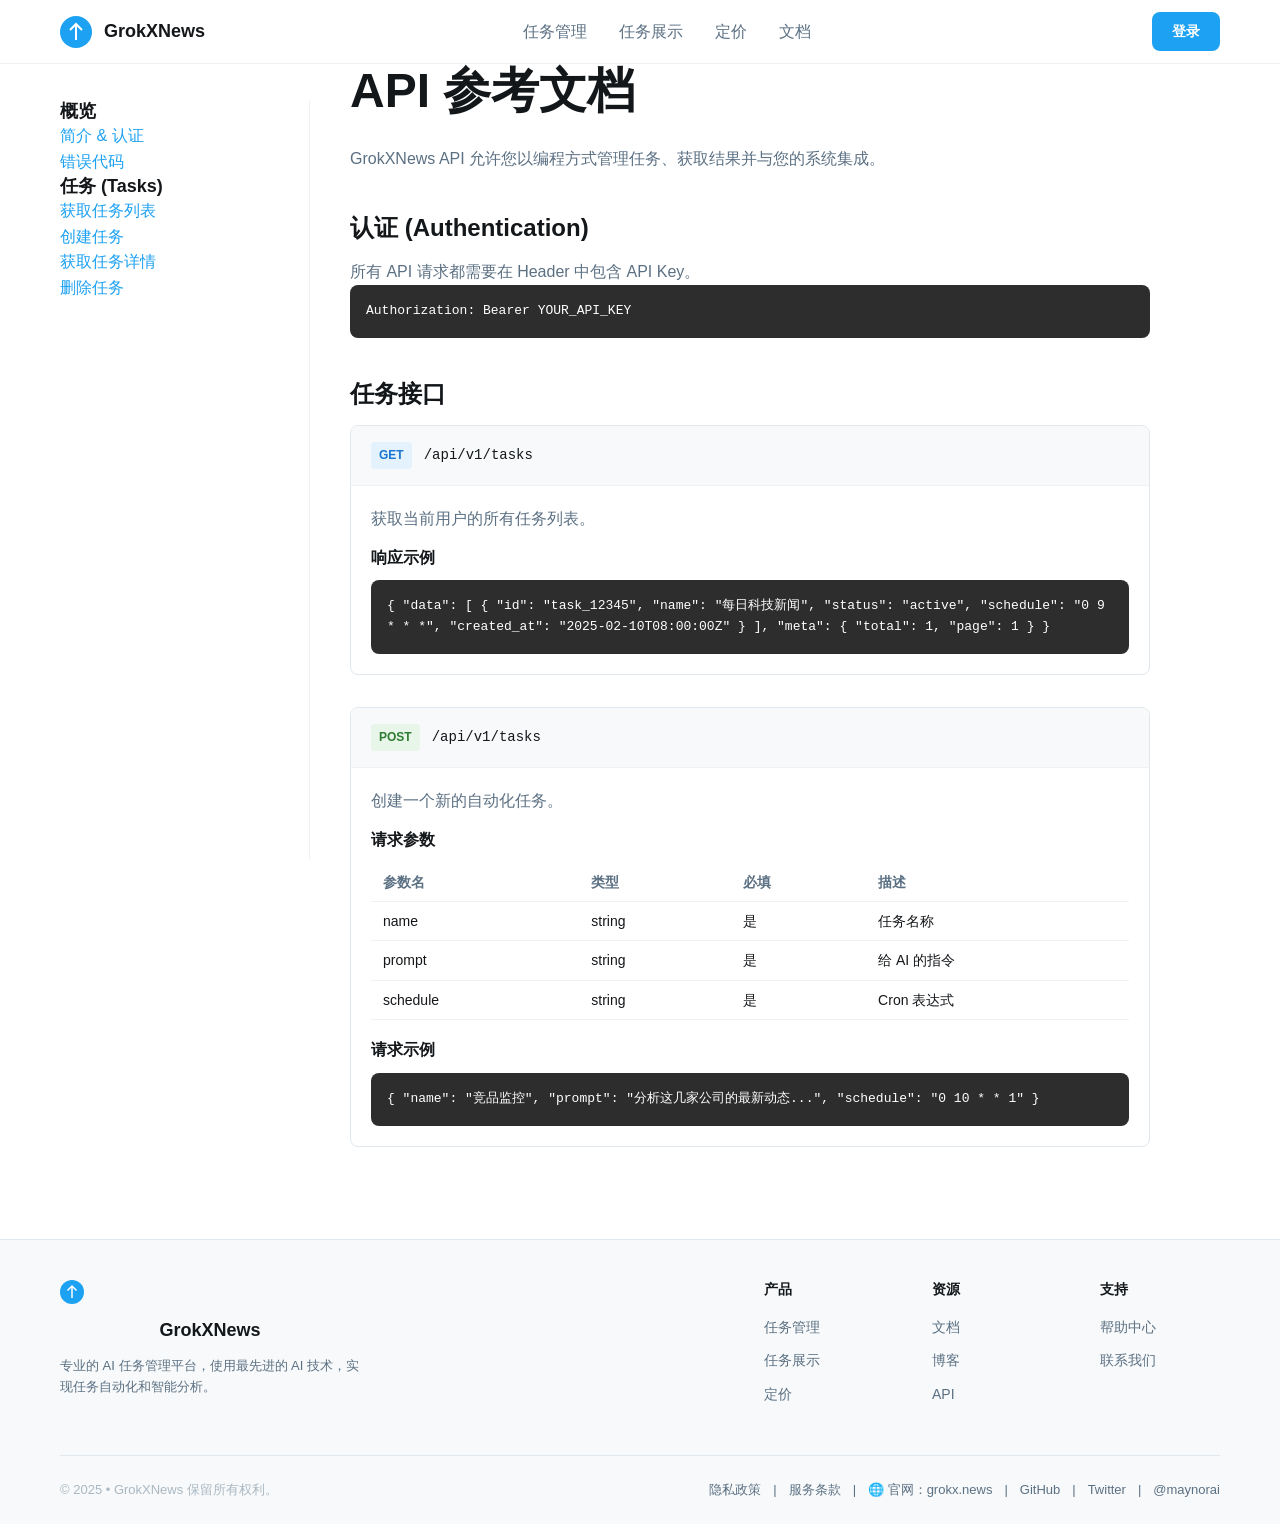
<file: zh/api-docs.html>
<!DOCTYPE html>
<html lang="zh">
<head>
    <meta charset="UTF-8">
    <meta name="viewport" content="width=device-width, initial-scale=1.0">
    <meta name="description" content="API 文档 - GrokXNews">
    <title>API 文档 | GrokXNews</title>
    <link rel="icon" type="image/svg+xml" href="/favicon.svg">
    <link rel="stylesheet" href="../styles.css">
    <style>
        .api-section {
            padding: 60px 0;
            background-color: var(--bg-primary);
            min-height: 80vh;
        }

        .api-container {
            display: flex;
            gap: 40px;
        }

        .api-sidebar {
            width: 250px;
            flex-shrink: 0;
            position: sticky;
            top: 100px;
            height: calc(100vh - 140px);
            overflow-y: auto;
            border-right: 1px solid var(--border-light);
            padding-right: 20px;
        }

        .api-content {
            flex: 1;
            max-width: 800px;
        }

        .endpoint-card {
            border: 1px solid var(--border-color);
            border-radius: var(--radius-md);
            margin-bottom: 32px;
            overflow: hidden;
        }

        .endpoint-header {
            background-color: var(--bg-secondary);
            padding: 16px 20px;
            display: flex;
            align-items: center;
            gap: 12px;
            border-bottom: 1px solid var(--border-light);
        }

        .method {
            font-size: 12px;
            font-weight: 700;
            padding: 4px 8px;
            border-radius: 4px;
            text-transform: uppercase;
        }

        .method.get { background-color: #e3f2fd; color: #1976d2; }
        .method.post { background-color: #e8f5e9; color: #2e7d32; }
        .method.delete { background-color: #ffebee; color: #c62828; }

        .path {
            font-family: monospace;
            font-size: 14px;
            color: var(--text-primary);
        }

        .endpoint-body {
            padding: 20px;
        }

        .endpoint-desc {
            margin-bottom: 16px;
            color: var(--text-secondary);
        }

        .param-table {
            width: 100%;
            border-collapse: collapse;
            margin-bottom: 20px;
        }

        .param-table th, .param-table td {
            text-align: left;
            padding: 8px 12px;
            border-bottom: 1px solid var(--border-light);
            font-size: 14px;
        }

        .param-table th {
            color: var(--text-secondary);
            font-weight: 600;
        }

        .code-block {
            background-color: #2d2d2d;
            color: #fff;
            padding: 16px;
            border-radius: var(--radius-md);
            font-family: monospace;
            font-size: 13px;
            overflow-x: auto;
        }

        h1 { margin-bottom: 24px; }
        h2 { margin-top: 40px; margin-bottom: 16px; font-size: 24px; }
        h3 { margin-bottom: 12px; font-size: 16px; }

        @media (max-width: 768px) {
            .api-container { flex-direction: column; }
            .api-sidebar { width: 100%; height: auto; border-right: none; border-bottom: 1px solid var(--border-light); padding-bottom: 20px; }
        }
    </style>
</head>
<body>
    <!-- Header -->
    <header class="header">
        <div class="container header-container">
            <a href="/index.html" class="logo-link">
                <div class="logo">
                    <svg width="32" height="32" viewBox="0 0 32 32" fill="none">
                        <circle cx="16" cy="16" r="16" fill="#1DA1F2"/>
                        <path d="M16 8v16M10 14l6-6 6 6" stroke="white" stroke-width="2" stroke-cap="round"/>
                    </svg>
                    <span class="logo-text">GrokXNews</span>
                </div>
            </a>
            <button class="menu-btn" aria-label="菜单">
                <span></span>
                <span></span>
                <span></span>
            </button>
            <nav class="nav">
                <ul class="nav-list">
                    <li><a href="/zh/grok-tasks.html" class="nav-link">任务管理</a></li>
                    <li><a href="/zh/showcase.html" class="nav-link">任务展示</a></li>
                    <li><a href="/zh/pricing.html" class="nav-link">定价</a></li>
                    <li><a href="/zh/docs.html" class="nav-link">文档</a></li>
                </ul>
            </nav>
            <div class="header-auth">
                <a href="/zh/signin.html" class="btn-login">登录</a>
            </div>
        </div>
    </header>

    <main>
        <section class="api-section">
            <div class="container api-container">
                <aside class="api-sidebar">
                    <div class="docs-menu-group">
                        <h4 class="docs-menu-title">概览</h4>
                        <ul class="docs-menu">
                            <li><a href="#" class="active">简介 & 认证</a></li>
                            <li><a href="#">错误代码</a></li>
                        </ul>
                    </div>
                    <div class="docs-menu-group">
                        <h4 class="docs-menu-title">任务 (Tasks)</h4>
                        <ul class="docs-menu">
                            <li><a href="#">获取任务列表</a></li>
                            <li><a href="#">创建任务</a></li>
                            <li><a href="#">获取任务详情</a></li>
                            <li><a href="#">删除任务</a></li>
                        </ul>
                    </div>
                </aside>

                <div class="api-content">
                    <h1>API 参考文档</h1>
                    <p>GrokXNews API 允许您以编程方式管理任务、获取结果并与您的系统集成。</p>

                    <h2>认证 (Authentication)</h2>
                    <p>所有 API 请求都需要在 Header 中包含 API Key。</p>
                    <div class="code-block">Authorization: Bearer YOUR_API_KEY</div>

                    <h2>任务接口</h2>

                    <!-- GET /tasks -->
                    <div class="endpoint-card">
                        <div class="endpoint-header">
                            <span class="method get">GET</span>
                            <span class="path">/api/v1/tasks</span>
                        </div>
                        <div class="endpoint-body">
                            <p class="endpoint-desc">获取当前用户的所有任务列表。</p>

                            <h3>响应示例</h3>
                            <div class="code-block">
{
  "data": [
    {
      "id": "task_12345",
      "name": "每日科技新闻",
      "status": "active",
      "schedule": "0 9 * * *",
      "created_at": "2025-02-10T08:00:00Z"
    }
  ],
  "meta": {
    "total": 1,
    "page": 1
  }
}
                            </div>
                        </div>
                    </div>

                    <!-- POST /tasks -->
                    <div class="endpoint-card">
                        <div class="endpoint-header">
                            <span class="method post">POST</span>
                            <span class="path">/api/v1/tasks</span>
                        </div>
                        <div class="endpoint-body">
                            <p class="endpoint-desc">创建一个新的自动化任务。</p>

                            <h3>请求参数</h3>
                            <table class="param-table">
                                <thead>
                                    <tr>
                                        <th>参数名</th>
                                        <th>类型</th>
                                        <th>必填</th>
                                        <th>描述</th>
                                    </tr>
                                </thead>
                                <tbody>
                                    <tr>
                                        <td>name</td>
                                        <td>string</td>
                                        <td>是</td>
                                        <td>任务名称</td>
                                    </tr>
                                    <tr>
                                        <td>prompt</td>
                                        <td>string</td>
                                        <td>是</td>
                                        <td>给 AI 的指令</td>
                                    </tr>
                                    <tr>
                                        <td>schedule</td>
                                        <td>string</td>
                                        <td>是</td>
                                        <td>Cron 表达式</td>
                                    </tr>
                                </tbody>
                            </table>

                            <h3>请求示例</h3>
                            <div class="code-block">
{
  "name": "竞品监控",
  "prompt": "分析这几家公司的最新动态...",
  "schedule": "0 10 * * 1"
}
                            </div>
                        </div>
                    </div>

                </div>
            </div>
        </section>
    </main>

    <!-- Footer -->
    <footer class="footer">
        <div class="container footer-container">
            <div class="footer-content">
                <div class="footer-logo">
                    <svg width="24" height="24" viewBox="0 0 32 32" fill="none">
                        <circle cx="16" cy="16" r="16" fill="#1DA1F2"/>
                        <path d="M16 8v16M10 14l6-6 6 6" stroke="white" stroke-width="2" stroke-cap="round"/>
                    </svg>
                    <span>GrokXNews</span>
                    <p>专业的 AI 任务管理平台，使用最先进的 AI 技术，实现任务自动化和智能分析。</p>
                </div>

                <div class="footer-links">
                    <div class="footer-links-group">
                        <h4 class="footer-links-title">产品</h4>
                        <ul class="footer-links-list">
                            <li><a href="/zh/grok-tasks.html">任务管理</a></li>
                            <li><a href="/zh/showcase.html">任务展示</a></li>
                            <li><a href="/zh/pricing.html">定价</a></li>
                        </ul>
                    </div>

                    <div class="footer-links-group">
                        <h4 class="footer-links-title">资源</h4>
                        <ul class="footer-links-list">
                            <li><a href="/zh/docs.html">文档</a></li>
                            <li><a href="/zh/posts.html">博客</a></li>
                            <li><a href="/zh/api-docs.html">API</a></li>
                        </ul>
                    </div>

                    <div class="footer-links-group">
                        <h4 class="footer-links-title">支持</h4>
                        <ul class="footer-links-list">
                            <li><a href="/zh/help.html">帮助中心</a></li>
                            <li><a href="/zh/contact.html">联系我们</a></li>
                        </ul>
                    </div>
                </div>
            </div>

            <div class="footer-bottom">
                <p>© 2025 • GrokXNews 保留所有权利。</p>
                <div class="footer-bottom-links">
                    <a href="https://grokx.news/privacy-policy">隐私政策</a>
                    <span>|</span>
                    <a href="https://grokx.news/terms-of-service">服务条款</a>
                    <span>|</span>
                    <a href="https://grokx.news/">🌐 官网：grokx.news</a>
                    <span>|</span>
                    <a href="https://github.com/xianyu110/grok-task" target="_blank">GitHub</a>
                    <span>|</span>
                    <a href="https://x.com/Nikitka_aktikiN" target="_blank">Twitter</a>
                    <span>|</span>
                    <a href="https://link3.cc/maynorai" target="_blank">@maynorai</a>
                </div>
            </div>
        </div>
    </footer>

    <script src="../script.js"></script>
</body>
</html>
</file>
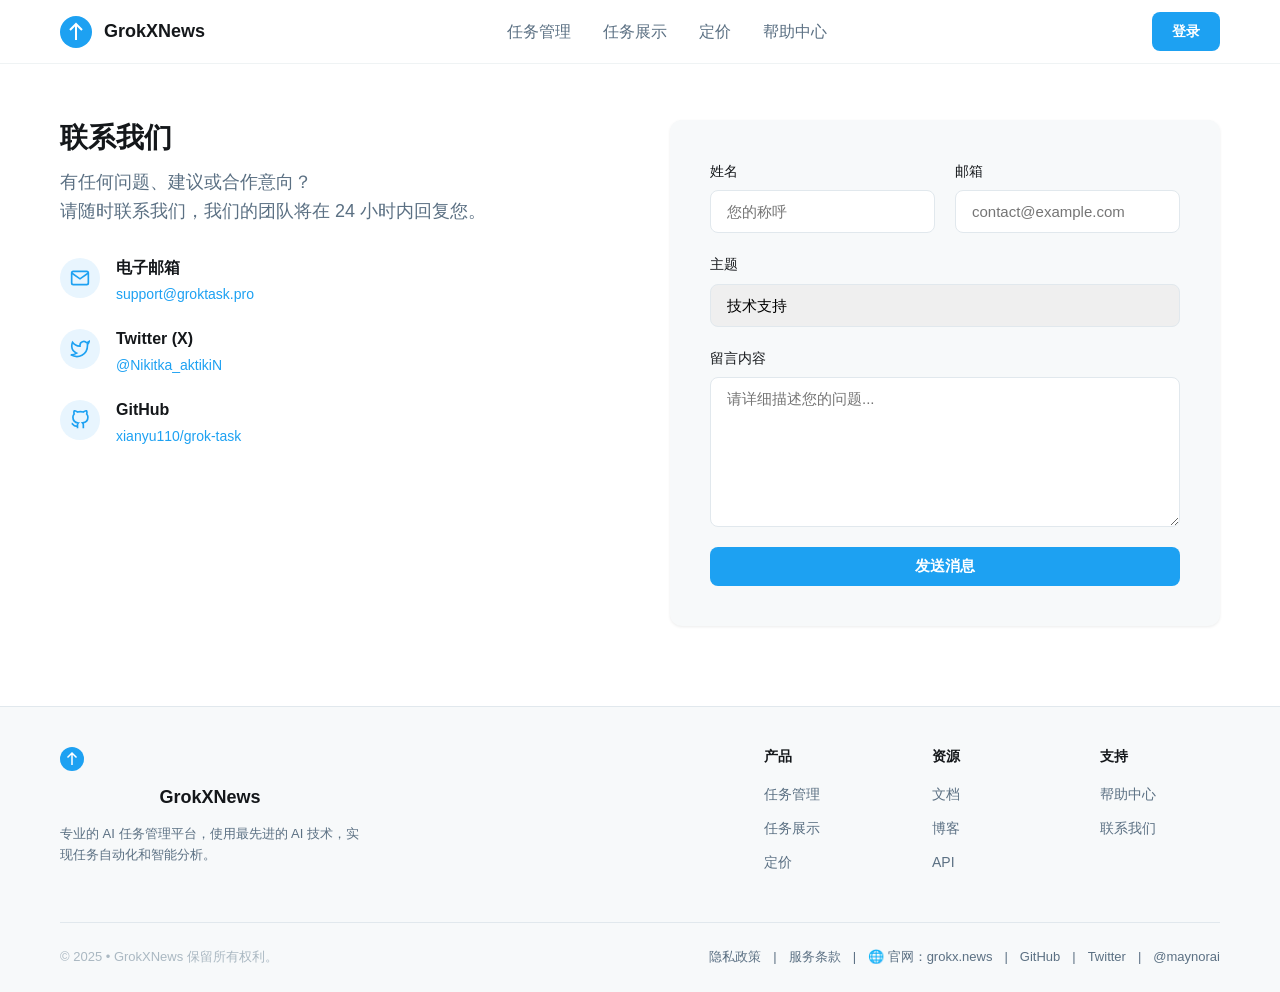
<file: zh/contact.html>
<!DOCTYPE html>
<html lang="zh">
<head>
    <meta charset="UTF-8">
    <meta name="viewport" content="width=device-width, initial-scale=1.0">
    <meta name="description" content="联系我们 - GrokXNews">
    <title>联系我们 | GrokXNews</title>
    <link rel="icon" type="image/svg+xml" href="/favicon.svg">
    <link rel="stylesheet" href="../styles.css">
    <style>
        .contact-section {
            padding: 80px 0;
            background-color: var(--bg-primary);
        }

        .contact-grid {
            display: grid;
            grid-template-columns: 1fr 1fr;
            gap: 60px;
            margin-top: 40px;
        }

        .contact-info {
            padding-right: 20px;
        }

        .contact-subtitle {
            font-size: 18px;
            color: var(--text-secondary);
            margin-bottom: 32px;
            line-height: 1.6;
        }

        .info-item {
            display: flex;
            align-items: flex-start;
            gap: 16px;
            margin-bottom: 24px;
        }

        .info-icon {
            width: 40px;
            height: 40px;
            background-color: var(--primary-light);
            border-radius: 50%;
            display: flex;
            align-items: center;
            justify-content: center;
            color: var(--primary-color);
            flex-shrink: 0;
        }

        .info-content h3 {
            font-size: 16px;
            margin-bottom: 4px;
            color: var(--text-primary);
        }

        .info-content p {
            color: var(--text-secondary);
            font-size: 14px;
        }

        .info-content a {
            color: var(--primary-color);
            text-decoration: none;
        }

        .contact-form-card {
            background-color: var(--bg-secondary);
            padding: 40px;
            border-radius: var(--radius-lg);
            box-shadow: var(--shadow-sm);
        }

        .form-row {
            display: grid;
            grid-template-columns: 1fr 1fr;
            gap: 20px;
        }

        .contact-form textarea {
            resize: vertical;
            min-height: 150px;
        }

        @media (max-width: 768px) {
            .contact-grid {
                grid-template-columns: 1fr;
                gap: 40px;
            }
            .form-row {
                grid-template-columns: 1fr;
            }
        }
    </style>
</head>
<body>
    <!-- Header -->
    <header class="header">
        <div class="container header-container">
            <a href="/index.html" class="logo-link">
                <div class="logo">
                    <svg width="32" height="32" viewBox="0 0 32 32" fill="none">
                        <circle cx="16" cy="16" r="16" fill="#1DA1F2"/>
                        <path d="M16 8v16M10 14l6-6 6 6" stroke="white" stroke-width="2" stroke-cap="round"/>
                    </svg>
                    <span class="logo-text">GrokXNews</span>
                </div>
            </a>
            <button class="menu-btn" aria-label="菜单">
                <span></span>
                <span></span>
                <span></span>
            </button>
            <nav class="nav">
                <ul class="nav-list">
                    <li><a href="/zh/grok-tasks.html" class="nav-link">任务管理</a></li>
                    <li><a href="/zh/showcase.html" class="nav-link">任务展示</a></li>
                    <li><a href="/zh/pricing.html" class="nav-link">定价</a></li>
                    <li><a href="/zh/help.html" class="nav-link">帮助中心</a></li>
                </ul>
            </nav>
            <div class="header-auth">
                <a href="/zh/signin.html" class="btn-login">登录</a>
            </div>
        </div>
    </header>

    <main>
        <section class="contact-section">
            <div class="container">
                <div class="contact-grid">
                    <div class="contact-info">
                        <h1 class="section-title">联系我们</h1>
                        <p class="contact-subtitle">
                            有任何问题、建议或合作意向？<br>
                            请随时联系我们，我们的团队将在 24 小时内回复您。
                        </p>

                        <div class="info-item">
                            <div class="info-icon">
                                <svg width="20" height="20" viewBox="0 0 24 24" fill="none" stroke="currentColor" stroke-width="2">
                                    <path d="M4 4h16c1.1 0 2 .9 2 2v12c0 1.1-.9 2-2 2H4c-1.1 0-2-.9-2-2V6c0-1.1.9-2 2-2z"></path>
                                    <polyline points="22,6 12,13 2,6"></polyline>
                                </svg>
                            </div>
                            <div class="info-content">
                                <h3>电子邮箱</h3>
                                <p><a href="mailto:support@groktask.pro">support@groktask.pro</a></p>
                            </div>
                        </div>

                        <div class="info-item">
                            <div class="info-icon">
                                <svg width="20" height="20" viewBox="0 0 24 24" fill="none" stroke="currentColor" stroke-width="2">
                                    <path d="M23 3a10.9 10.9 0 0 1-3.14 1.53 4.48 4.48 0 0 0-7.86 3v1A10.66 10.66 0 0 1 3 4s-4 9 5 13a11.64 11.64 0 0 1-7 2c9 5 20 0 20-11.5a4.5 4.5 0 0 0-.08-.83A7.72 7.72 0 0 0 23 3z"></path>
                                </svg>
                            </div>
                            <div class="info-content">
                                <h3>Twitter (X)</h3>
                                <p><a href="https://x.com/Nikitka_aktikiN" target="_blank">@Nikitka_aktikiN</a></p>
                            </div>
                        </div>

                        <div class="info-item">
                            <div class="info-icon">
                                <svg width="20" height="20" viewBox="0 0 24 24" fill="none" stroke="currentColor" stroke-width="2">
                                    <path d="M9 19c-5 1.5-5-2.5-7-3m14 6v-3.87a3.37 3.37 0 0 0-.94-2.61c3.14-.35 6.44-1.54 6.44-7A5.44 5.44 0 0 0 20 4.77 5.07 5.07 0 0 0 19.91 1S18.73.65 16 2.48a13.38 13.38 0 0 0-7 0C6.27.65 5.09 1 5.09 1A5.07 5.07 0 0 0 5 4.77a5.44 5.44 0 0 0-1.5 3.78c0 5.42 3.3 6.61 6.44 7A3.37 3.37 0 0 0 9 18.13V22"></path>
                                </svg>
                            </div>
                            <div class="info-content">
                                <h3>GitHub</h3>
                                <p><a href="https://github.com/xianyu110/grok-task" target="_blank">xianyu110/grok-task</a></p>
                            </div>
                        </div>
                    </div>

                    <div class="contact-form-card">
                        <form class="task-form contact-form" id="contactForm">
                            <div class="form-row">
                                <div class="form-group">
                                    <label for="name">姓名</label>
                                    <input type="text" id="name" placeholder="您的称呼" required>
                                </div>
                                <div class="form-group">
                                    <label for="email">邮箱</label>
                                    <input type="text" id="email" placeholder="contact@example.com" required>
                                </div>
                            </div>

                            <div class="form-group">
                                <label for="subject">主题</label>
                                <select id="subject">
                                    <option value="support">技术支持</option>
                                    <option value="feedback">产品建议</option>
                                    <option value="business">商务合作</option>
                                    <option value="other">其他</option>
                                </select>
                            </div>

                            <div class="form-group">
                                <label for="message">留言内容</label>
                                <textarea id="message" placeholder="请详细描述您的问题..." required></textarea>
                            </div>

                            <button type="submit" class="btn btn-primary btn-block">发送消息</button>
                        </form>
                    </div>
                </div>
            </div>
        </section>
    </main>

    <!-- Footer -->
    <footer class="footer">
        <div class="container footer-container">
            <div class="footer-content">
                <div class="footer-logo">
                    <svg width="24" height="24" viewBox="0 0 32 32" fill="none">
                        <circle cx="16" cy="16" r="16" fill="#1DA1F2"/>
                        <path d="M16 8v16M10 14l6-6 6 6" stroke="white" stroke-width="2" stroke-cap="round"/>
                    </svg>
                    <span>GrokXNews</span>
                    <p>专业的 AI 任务管理平台，使用最先进的 AI 技术，实现任务自动化和智能分析。</p>
                </div>

                <div class="footer-links">
                    <div class="footer-links-group">
                        <h4 class="footer-links-title">产品</h4>
                        <ul class="footer-links-list">
                            <li><a href="/zh/grok-tasks.html">任务管理</a></li>
                            <li><a href="/zh/showcase.html">任务展示</a></li>
                            <li><a href="/zh/pricing.html">定价</a></li>
                        </ul>
                    </div>

                    <div class="footer-links-group">
                        <h4 class="footer-links-title">资源</h4>
                        <ul class="footer-links-list">
                            <li><a href="/zh/docs.html">文档</a></li>
                            <li><a href="/zh/posts.html">博客</a></li>
                            <li><a href="/zh/api-docs.html">API</a></li>
                        </ul>
                    </div>

                    <div class="footer-links-group">
                        <h4 class="footer-links-title">支持</h4>
                        <ul class="footer-links-list">
                            <li><a href="/zh/help.html">帮助中心</a></li>
                            <li><a href="/zh/contact.html">联系我们</a></li>
                        </ul>
                    </div>
                </div>
            </div>

            <div class="footer-bottom">
                <p>© 2025 • GrokXNews 保留所有权利。</p>
                <div class="footer-bottom-links">
                    <a href="https://grokx.news/privacy-policy">隐私政策</a>
                    <span>|</span>
                    <a href="https://grokx.news/terms-of-service">服务条款</a>
                    <span>|</span>
                    <a href="https://grokx.news/">🌐 官网：grokx.news</a>
                    <span>|</span>
                    <a href="https://github.com/xianyu110/grok-task" target="_blank">GitHub</a>
                    <span>|</span>
                    <a href="https://x.com/Nikitka_aktikiN" target="_blank">Twitter</a>
                    <span>|</span>
                    <a href="https://link3.cc/maynorai" target="_blank">@maynorai</a>
                </div>
            </div>
        </div>
    </footer>

    <script src="../script.js"></script>
    <script>
        document.getElementById('contactForm').addEventListener('submit', (e) => {
            e.preventDefault();
            const btn = e.target.querySelector('button[type="submit"]');
            const originalText = btn.textContent;

            btn.textContent = '发送中...';
            btn.disabled = true;

            setTimeout(() => {
                alert('消息已发送！我们会尽快联系您。');
                e.target.reset();
                btn.textContent = originalText;
                btn.disabled = false;
            }, 1500);
        });
    </script>
</body>
</html>
</file>
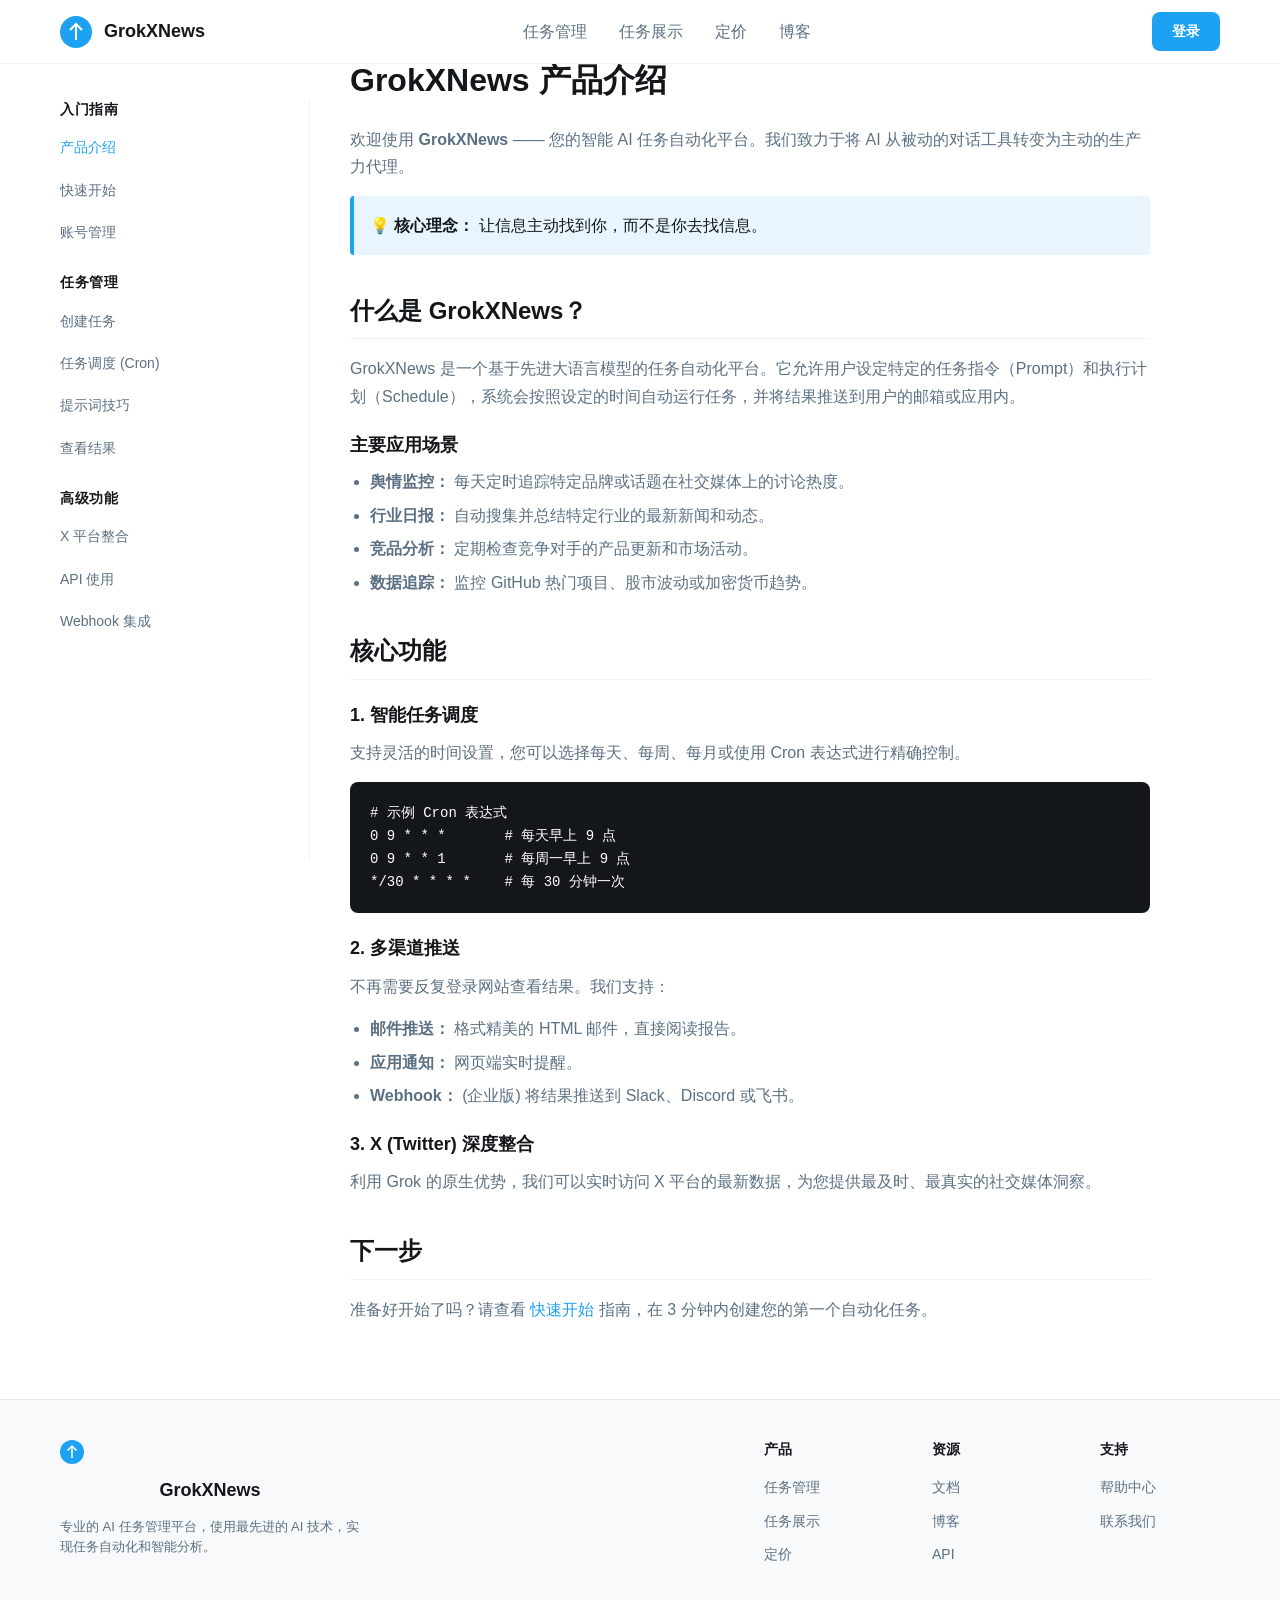
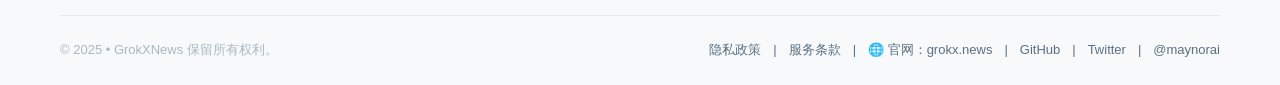
<file: zh/docs.html>
<!DOCTYPE html>
<html lang="zh">
<head>
    <meta charset="UTF-8">
    <meta name="viewport" content="width=device-width, initial-scale=1.0">
    <meta name="description" content="使用文档 - GrokXNews">
    <title>使用文档 | GrokXNews</title>
    <link rel="icon" type="image/svg+xml" href="/favicon.svg">
    <link rel="stylesheet" href="../styles.css">
    <style>
        .docs-section {
            padding: 60px 0;
            background-color: var(--bg-primary);
            min-height: 80vh;
        }

        .docs-container {
            display: flex;
            gap: 40px;
        }

        .docs-sidebar {
            width: 250px;
            flex-shrink: 0;
            position: sticky;
            top: 100px;
            height: calc(100vh - 140px);
            overflow-y: auto;
            border-right: 1px solid var(--border-light);
            padding-right: 20px;
        }

        .docs-menu-title {
            font-size: 14px;
            font-weight: 600;
            color: var(--text-primary);
            margin-bottom: 12px;
            text-transform: uppercase;
            letter-spacing: 0.5px;
        }

        .docs-menu {
            list-style: none;
            margin-bottom: 24px;
        }

        .docs-menu li {
            margin-bottom: 8px;
        }

        .docs-menu a {
            color: var(--text-secondary);
            font-size: 14px;
            display: block;
            padding: 6px 0;
            transition: color 0.2s;
        }

        .docs-menu a:hover,
        .docs-menu a.active {
            color: var(--primary-color);
        }

        .docs-content {
            flex: 1;
            max-width: 800px;
        }

        .docs-article h1 {
            font-size: 32px;
            margin-bottom: 24px;
            color: var(--text-primary);
        }

        .docs-article h2 {
            font-size: 24px;
            margin-top: 40px;
            margin-bottom: 16px;
            color: var(--text-primary);
            border-bottom: 1px solid var(--border-light);
            padding-bottom: 12px;
        }

        .docs-article h3 {
            font-size: 18px;
            margin-top: 24px;
            margin-bottom: 12px;
            color: var(--text-primary);
        }

        .docs-article p {
            margin-bottom: 16px;
            color: var(--text-secondary);
            line-height: 1.7;
        }

        .docs-article ul {
            margin-bottom: 16px;
            padding-left: 20px;
            color: var(--text-secondary);
        }

        .docs-article li {
            margin-bottom: 8px;
        }

        .docs-article code {
            background-color: var(--bg-secondary);
            padding: 2px 6px;
            border-radius: 4px;
            font-family: monospace;
            font-size: 14px;
            color: var(--primary-color);
        }

        .docs-article pre {
            background-color: var(--secondary-color);
            color: #fff;
            padding: 20px;
            border-radius: var(--radius-md);
            overflow-x: auto;
            margin-bottom: 24px;
        }

        .docs-article pre code {
            background-color: transparent;
            color: inherit;
            padding: 0;
        }

        .doc-note {
            background-color: var(--primary-light);
            border-left: 4px solid var(--primary-color);
            padding: 16px;
            margin-bottom: 24px;
            border-radius: 4px;
        }

        .doc-note p {
            margin-bottom: 0;
            color: var(--text-primary);
        }

        @media (max-width: 768px) {
            .docs-container {
                flex-direction: column;
            }

            .docs-sidebar {
                width: 100%;
                height: auto;
                position: relative;
                top: 0;
                border-right: none;
                border-bottom: 1px solid var(--border-light);
                padding-bottom: 20px;
            }
        }
    </style>
</head>
<body>
    <!-- Header -->
    <header class="header">
        <div class="container header-container">
            <a href="/index.html" class="logo-link">
                <div class="logo">
                    <svg width="32" height="32" viewBox="0 0 32 32" fill="none">
                        <circle cx="16" cy="16" r="16" fill="#1DA1F2"/>
                        <path d="M16 8v16M10 14l6-6 6 6" stroke="white" stroke-width="2" stroke-cap="round"/>
                    </svg>
                    <span class="logo-text">GrokXNews</span>
                </div>
            </a>
            <button class="menu-btn" aria-label="菜单">
                <span></span>
                <span></span>
                <span></span>
            </button>
            <nav class="nav">
                <ul class="nav-list">
                    <li><a href="/zh/grok-tasks.html" class="nav-link">任务管理</a></li>
                    <li><a href="/zh/showcase.html" class="nav-link">任务展示</a></li>
                    <li><a href="/zh/pricing.html" class="nav-link">定价</a></li>
                    <li><a href="/zh/posts.html" class="nav-link">博客</a></li>
                </ul>
            </nav>
            <div class="header-auth">
                <a href="/zh/signin.html" class="btn-login">登录</a>
            </div>
        </div>
    </header>

    <main>
        <section class="docs-section">
            <div class="container docs-container">
                <aside class="docs-sidebar">
                    <div class="docs-menu-group">
                        <h4 class="docs-menu-title">入门指南</h4>
                        <ul class="docs-menu">
                            <li><a href="#" class="active">产品介绍</a></li>
                            <li><a href="#">快速开始</a></li>
                            <li><a href="#">账号管理</a></li>
                        </ul>
                    </div>
                    <div class="docs-menu-group">
                        <h4 class="docs-menu-title">任务管理</h4>
                        <ul class="docs-menu">
                            <li><a href="#">创建任务</a></li>
                            <li><a href="#">任务调度 (Cron)</a></li>
                            <li><a href="#">提示词技巧</a></li>
                            <li><a href="#">查看结果</a></li>
                        </ul>
                    </div>
                    <div class="docs-menu-group">
                        <h4 class="docs-menu-title">高级功能</h4>
                        <ul class="docs-menu">
                            <li><a href="#">X 平台整合</a></li>
                            <li><a href="#">API 使用</a></li>
                            <li><a href="#">Webhook 集成</a></li>
                        </ul>
                    </div>
                </aside>

                <div class="docs-content">
                    <article class="docs-article">
                        <h1>GrokXNews 产品介绍</h1>
                        <p>欢迎使用 <strong>GrokXNews</strong> —— 您的智能 AI 任务自动化平台。我们致力于将 AI 从被动的对话工具转变为主动的生产力代理。</p>

                        <div class="doc-note">
                            <p>💡 <strong>核心理念：</strong> 让信息主动找到你，而不是你去找信息。</p>
                        </div>

                        <h2>什么是 GrokXNews？</h2>
                        <p>GrokXNews 是一个基于先进大语言模型的任务自动化平台。它允许用户设定特定的任务指令（Prompt）和执行计划（Schedule），系统会按照设定的时间自动运行任务，并将结果推送到用户的邮箱或应用内。</p>

                        <h3>主要应用场景</h3>
                        <ul>
                            <li><strong>舆情监控：</strong> 每天定时追踪特定品牌或话题在社交媒体上的讨论热度。</li>
                            <li><strong>行业日报：</strong> 自动搜集并总结特定行业的最新新闻和动态。</li>
                            <li><strong>竞品分析：</strong> 定期检查竞争对手的产品更新和市场活动。</li>
                            <li><strong>数据追踪：</strong> 监控 GitHub 热门项目、股市波动或加密货币趋势。</li>
                        </ul>

                        <h2>核心功能</h2>

                        <h3>1. 智能任务调度</h3>
                        <p>支持灵活的时间设置，您可以选择每天、每周、每月或使用 Cron 表达式进行精确控制。</p>
                        <pre><code># 示例 Cron 表达式
0 9 * * *       # 每天早上 9 点
0 9 * * 1       # 每周一早上 9 点
*/30 * * * *    # 每 30 分钟一次</code></pre>

                        <h3>2. 多渠道推送</h3>
                        <p>不再需要反复登录网站查看结果。我们支持：</p>
                        <ul>
                            <li><strong>邮件推送：</strong> 格式精美的 HTML 邮件，直接阅读报告。</li>
                            <li><strong>应用通知：</strong> 网页端实时提醒。</li>
                            <li><strong>Webhook：</strong> (企业版) 将结果推送到 Slack、Discord 或飞书。</li>
                        </ul>

                        <h3>3. X (Twitter) 深度整合</h3>
                        <p>利用 Grok 的原生优势，我们可以实时访问 X 平台的最新数据，为您提供最及时、最真实的社交媒体洞察。</p>

                        <h2>下一步</h2>
                        <p>准备好开始了吗？请查看 <a href="#">快速开始</a> 指南，在 3 分钟内创建您的第一个自动化任务。</p>
                    </article>
                </div>
            </div>
        </section>
    </main>

    <!-- Footer -->
    <footer class="footer">
        <div class="container footer-container">
            <div class="footer-content">
                <div class="footer-logo">
                    <svg width="24" height="24" viewBox="0 0 32 32" fill="none">
                        <circle cx="16" cy="16" r="16" fill="#1DA1F2"/>
                        <path d="M16 8v16M10 14l6-6 6 6" stroke="white" stroke-width="2" stroke-cap="round"/>
                    </svg>
                    <span>GrokXNews</span>
                    <p>专业的 AI 任务管理平台，使用最先进的 AI 技术，实现任务自动化和智能分析。</p>
                </div>

                <div class="footer-links">
                    <div class="footer-links-group">
                        <h4 class="footer-links-title">产品</h4>
                        <ul class="footer-links-list">
                            <li><a href="/zh/grok-tasks.html">任务管理</a></li>
                            <li><a href="/zh/showcase.html">任务展示</a></li>
                            <li><a href="/zh/pricing.html">定价</a></li>
                        </ul>
                    </div>

                    <div class="footer-links-group">
                        <h4 class="footer-links-title">资源</h4>
                        <ul class="footer-links-list">
                            <li><a href="/zh/docs.html">文档</a></li>
                            <li><a href="/zh/posts.html">博客</a></li>
                            <li><a href="/zh/api-docs.html">API</a></li>
                        </ul>
                    </div>

                    <div class="footer-links-group">
                        <h4 class="footer-links-title">支持</h4>
                        <ul class="footer-links-list">
                            <li><a href="/zh/help.html">帮助中心</a></li>
                            <li><a href="/zh/contact.html">联系我们</a></li>
                        </ul>
                    </div>
                </div>
            </div>

            <div class="footer-bottom">
                <p>© 2025 • GrokXNews 保留所有权利。</p>
                <div class="footer-bottom-links">
                    <a href="https://grokx.news/privacy-policy">隐私政策</a>
                    <span>|</span>
                    <a href="https://grokx.news/terms-of-service">服务条款</a>
                    <span>|</span>
                    <a href="https://grokx.news/">🌐 官网：grokx.news</a>
                    <span>|</span>
                    <a href="https://github.com/xianyu110/grok-task" target="_blank">GitHub</a>
                    <span>|</span>
                    <a href="https://x.com/Nikitka_aktikiN" target="_blank">Twitter</a>
                    <span>|</span>
                    <a href="https://link3.cc/maynorai" target="_blank">@maynorai</a>
                </div>
            </div>
        </div>
    </footer>

    <script src="../script.js"></script>
</body>
</html>
</file>
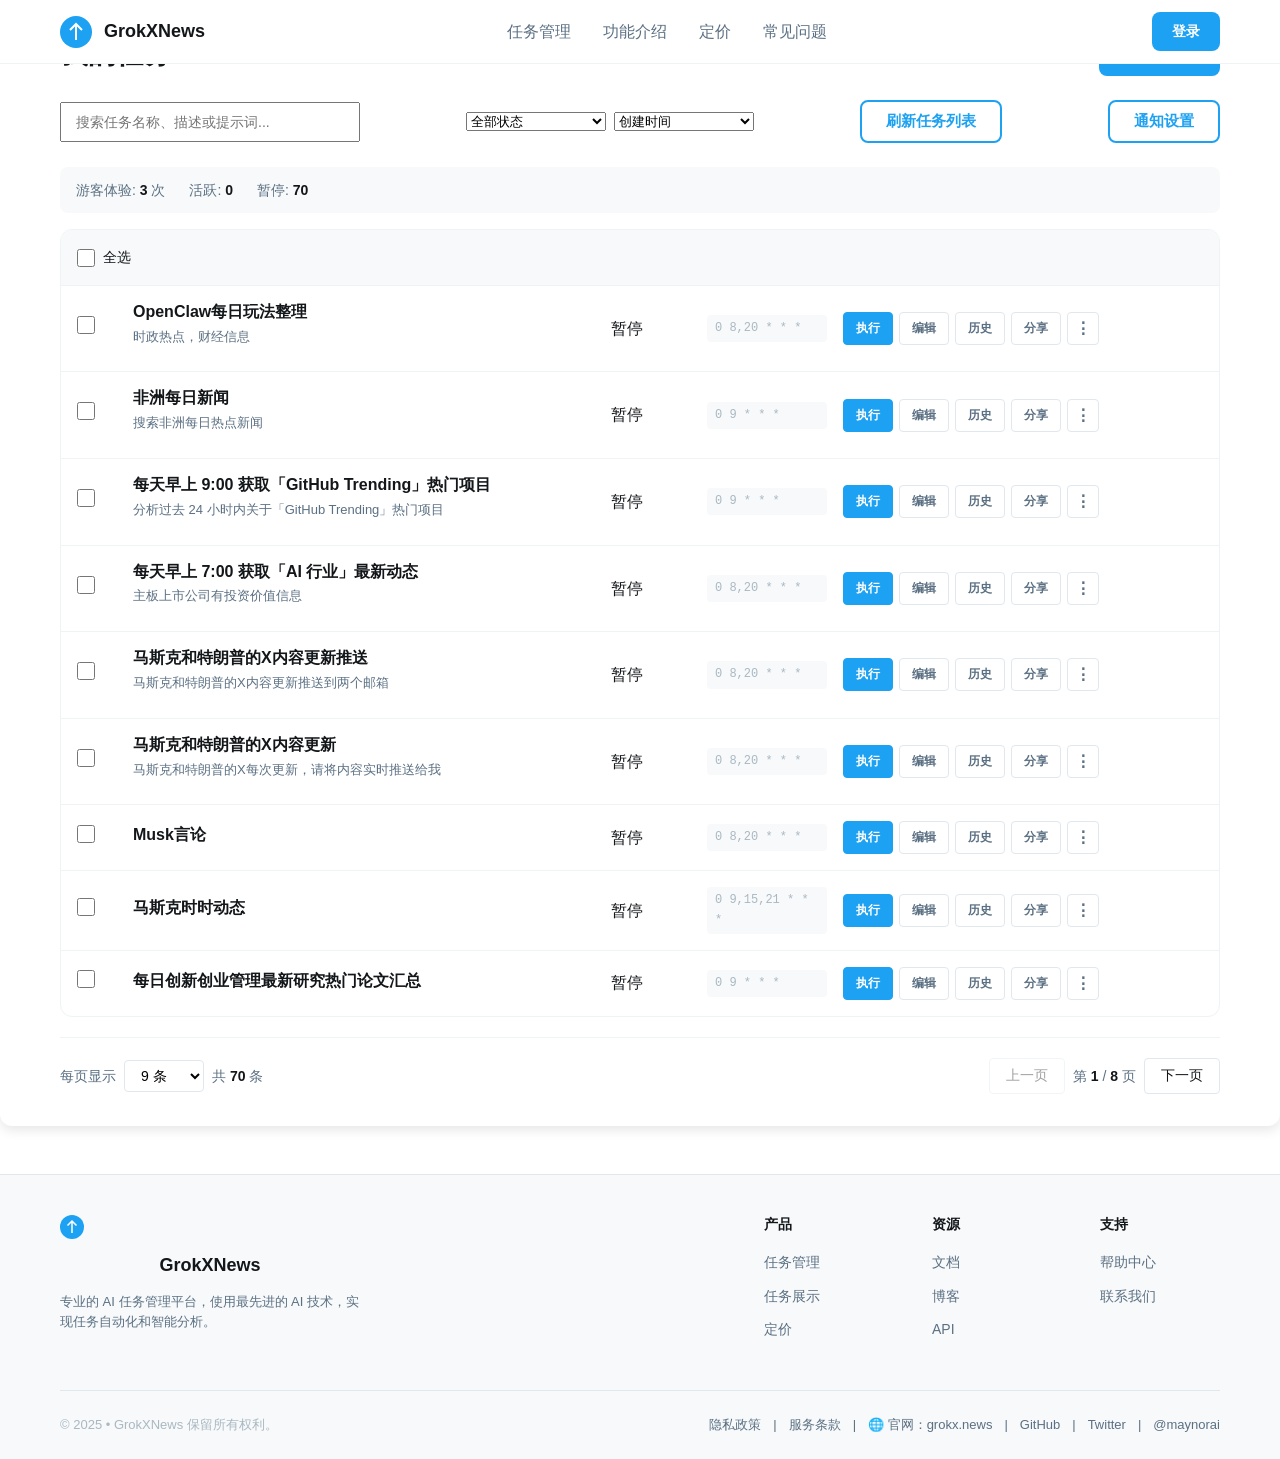
<file: zh/grok-tasks.html>
<!DOCTYPE html>
<html lang="zh">
<head>
    <meta charset="UTF-8">
    <meta name="viewport" content="width=device-width, initial-scale=1.0">
    <meta name="description" content="我的任务列表 - GrokXNews">
    <title>我的任务 | GrokXNews</title>
    <link rel="icon" type="image/svg+xml" href="/favicon.svg">
    <link rel="stylesheet" href="../styles.css">
</head>
<body>
    <!-- Header -->
    <header class="header">
        <div class="container header-container">
            <a href="/index.html" class="logo-link">
                <div class="logo">
                    <svg width="32" height="32" viewBox="0 0 32 32" fill="none">
                        <circle cx="16" cy="16" r="16" fill="#1DA1F2"/>
                        <path d="M16 8v16M10 14l6-6 6 6" stroke="white" stroke-width="2" stroke-cap="round"/>
                    </svg>
                    <span class="logo-text">GrokXNews</span>
                </div>
            </a>
            <button class="menu-btn" aria-label="菜单">
                <span></span>
                <span></span>
                <span></span>
            </button>
            <!-- Navigation -->
            <nav class="nav">
                <ul class="nav-list">
                    <li><a href="/zh/grok-tasks.html" class="nav-link active">任务管理</a></li>
                    <li><a href="/index.html#features" class="nav-link">功能介绍</a></li>
                    <li><a href="/index.html#pricing" class="nav-link">定价</a></li>
                    <li><a href="/index.html#faq" class="nav-link">常见问题</a></li>
                </ul>
            </nav>
            <div class="header-auth">
                <a href="/zh/signin.html" class="btn-login">登录</a>
            </div>
        </div>
    </header>

    <main>
        <!-- Task List Section -->
        <section class="task-list-section">
            <div class="container">
                <div class="page-header">
                    <h1 class="page-title">我的任务</h1>
                    <div class="header-actions">
                        <span class="task-count">(70)</span>
                        <a href="/index.html#create-task" class="btn btn-primary">+ 新建任务</a>
                    </div>
                </div>

                <!-- Task Filters -->
                <div class="task-filters">
                    <div class="search-box">
                        <input type="text" id="taskSearch" placeholder="搜索任务名称、描述或提示词..." />
                    </div>
                    <div class="filter-selects">
                        <select id="statusFilter">
                            <option value="">全部状态</option>
                            <option value="active">进行中</option>
                            <option value="paused">已暂停</option>
                            <option value="completed">已完成</option>
                        </select>
                        <select id="sortFilter">
                            <option value="created">创建时间</option>
                            <option value="name">任务名称</option>
                            <option value="schedule">执行时间</option>
                        </select>
                    </div>
                    <button class="btn btn-outline" id="refreshBtn">刷新任务列表</button>
                    <button class="btn btn-outline" id="notificationBtn">通知设置</button>
                </div>

                <!-- Task Status Summary -->
                <div class="task-status-summary">
                    <span>游客体验: <strong>3</strong> 次</span>
                    <span>活跃: <strong>0</strong></span>
                    <span>暂停: <strong>70</strong></span>
                </div>

                <!-- Task List Table -->
                <div class="task-list-table">
                    <div class="task-table-header">
                        <label class="task-checkbox">
                            <input type="checkbox" id="selectAllTasks" />
                            <span>全选</span>
                        </label>
                    </div>

                    <div class="task-list">
                        <div class="task-row">
                            <div class="task-row-checkbox">
                                <input type="checkbox" class="task-checkbox-input" />
                            </div>
                            <div class="task-row-content">
                                <h3 class="task-name">OpenClaw每日玩法整理</h3>
                                <p class="task-desc">时政热点，财经信息</p>
                            </div>
                            <span class="task-status paused">暂停</span>
                            <span class="task-cron">0 8,20 * * *</span>
                            <div class="task-actions">
                                <button class="btn btn-execute" title="游客模式：消耗 1 次免费体验">执行</button>
                                <button class="btn btn-edit">编辑</button>
                                <button class="btn btn-history">历史</button>
                                <button class="btn btn-share">分享</button>
                                <button class="btn btn-more">⋮</button>
                            </div>
                        </div>

                        <div class="task-row">
                            <div class="task-row-checkbox">
                                <input type="checkbox" class="task-checkbox-input" />
                            </div>
                            <div class="task-row-content">
                                <h3 class="task-name">非洲每日新闻</h3>
                                <p class="task-desc">搜索非洲每日热点新闻</p>
                            </div>
                            <span class="task-status paused">暂停</span>
                            <span class="task-cron">0 9 * * *</span>
                            <div class="task-actions">
                                <button class="btn btn-execute" title="游客模式：消耗 1 次免费体验">执行</button>
                                <button class="btn btn-edit">编辑</button>
                                <button class="btn btn-history">历史</button>
                                <button class="btn btn-share">分享</button>
                                <button class="btn btn-more">⋮</button>
                            </div>
                        </div>

                        <div class="task-row">
                            <div class="task-row-checkbox">
                                <input type="checkbox" class="task-checkbox-input" />
                            </div>
                            <div class="task-row-content">
                                <h3 class="task-name">每天早上 9:00 获取「GitHub Trending」热门项目</h3>
                                <p class="task-desc">分析过去 24 小时内关于「GitHub Trending」热门项目</p>
                            </div>
                            <span class="task-status paused">暂停</span>
                            <span class="task-cron">0 9 * * *</span>
                            <div class="task-actions">
                                <button class="btn btn-execute" title="游客模式：消耗 1 次免费体验">执行</button>
                                <button class="btn btn-edit">编辑</button>
                                <button class="btn btn-history">历史</button>
                                <button class="btn btn-share">分享</button>
                                <button class="btn btn-more">⋮</button>
                            </div>
                        </div>

                        <div class="task-row">
                            <div class="task-row-checkbox">
                                <input type="checkbox" class="task-checkbox-input" />
                            </div>
                            <div class="task-row-content">
                                <h3 class="task-name">每天早上 7:00 获取「AI 行业」最新动态</h3>
                                <p class="task-desc">主板上市公司有投资价值信息</p>
                            </div>
                            <span class="task-status paused">暂停</span>
                            <span class="task-cron">0 8,20 * * *</span>
                            <div class="task-actions">
                                <button class="btn btn-execute" title="游客模式：消耗 1 次免费体验">执行</button>
                                <button class="btn btn-edit">编辑</button>
                                <button class="btn btn-history">历史</button>
                                <button class="btn btn-share">分享</button>
                                <button class="btn btn-more">⋮</button>
                            </div>
                        </div>

                        <div class="task-row">
                            <div class="task-row-checkbox">
                                <input type="checkbox" class="task-checkbox-input" />
                            </div>
                            <div class="task-row-content">
                                <h3 class="task-name">马斯克和特朗普的X内容更新推送</h3>
                                <p class="task-desc">马斯克和特朗普的X内容更新推送到两个邮箱</p>
                            </div>
                            <span class="task-status paused">暂停</span>
                            <span class="task-cron">0 8,20 * * *</span>
                            <div class="task-actions">
                                <button class="btn btn-execute" title="游客模式：消耗 1 次免费体验">执行</button>
                                <button class="btn btn-edit">编辑</button>
                                <button class="btn btn-history">历史</button>
                                <button class="btn btn-share">分享</button>
                                <button class="btn btn-more">⋮</button>
                            </div>
                        </div>

                        <div class="task-row">
                            <div class="task-row-checkbox">
                                <input type="checkbox" class="task-checkbox-input" />
                            </div>
                            <div class="task-row-content">
                                <h3 class="task-name">马斯克和特朗普的X内容更新</h3>
                                <p class="task-desc">马斯克和特朗普的X每次更新，请将内容实时推送给我</p>
                            </div>
                            <span class="task-status paused">暂停</span>
                            <span class="task-cron">0 8,20 * * *</span>
                            <div class="task-actions">
                                <button class="btn btn-execute" title="游客模式：消耗 1 次免费体验">执行</button>
                                <button class="btn btn-edit">编辑</button>
                                <button class="btn btn-history">历史</button>
                                <button class="btn btn-share">分享</button>
                                <button class="btn btn-more">⋮</button>
                            </div>
                        </div>

                        <div class="task-row">
                            <div class="task-row-checkbox">
                                <input type="checkbox" class="task-checkbox-input" />
                            </div>
                            <div class="task-row-content">
                                <h3 class="task-name">Musk言论</h3>
                            </div>
                            <span class="task-status paused">暂停</span>
                            <span class="task-cron">0 8,20 * * *</span>
                            <div class="task-actions">
                                <button class="btn btn-execute" title="游客模式：消耗 1 次免费体验">执行</button>
                                <button class="btn btn-edit">编辑</button>
                                <button class="btn btn-history">历史</button>
                                <button class="btn btn-share">分享</button>
                                <button class="btn btn-more">⋮</button>
                            </div>
                        </div>

                        <div class="task-row">
                            <div class="task-row-checkbox">
                                <input type="checkbox" class="task-checkbox-input" />
                            </div>
                            <div class="task-row-content">
                                <h3 class="task-name">马斯克时时动态</h3>
                            </div>
                            <span class="task-status paused">暂停</span>
                            <span class="task-cron">0 9,15,21 * * *</span>
                            <div class="task-actions">
                                <button class="btn btn-execute" title="游客模式：消耗 1 次免费体验">执行</button>
                                <button class="btn btn-edit">编辑</button>
                                <button class="btn btn-history">历史</button>
                                <button class="btn btn-share">分享</button>
                                <button class="btn btn-more">⋮</button>
                            </div>
                        </div>

                        <div class="task-row">
                            <div class="task-row-checkbox">
                                <input type="checkbox" class="task-checkbox-input" />
                            </div>
                            <div class="task-row-content">
                                <h3 class="task-name">每日创新创业管理最新研究热门论文汇总</h3>
                            </div>
                            <span class="task-status paused">暂停</span>
                            <span class="task-cron">0 9 * * *</span>
                            <div class="task-actions">
                                <button class="btn btn-execute" title="游客模式：消耗 1 次免费体验">执行</button>
                                <button class="btn btn-edit">编辑</button>
                                <button class="btn btn-history">历史</button>
                                <button class="btn btn-share">分享</button>
                                <button class="btn btn-more">⋮</button>
                            </div>
                        </div>
                    </div>
                </div>

                <!-- Pagination Controls -->
                <div class="pagination-controls">
                    <div class="items-per-page">
                        <span>每页显示</span>
                        <select id="itemsPerPage">
                            <option value="6">6 条</option>
                            <option value="9" selected>9 条</option>
                            <option value="12">12 条</option>
                            <option value="18">18 条</option>
                            <option value="24">24 条</option>
                            <option value="50">50 条</option>
                        </select>
                        <span>共 <strong>70</strong> 条</span>
                    </div>
                    <div class="pagination-buttons">
                        <button class="page-btn" id="prevPage" disabled>上一页</button>
                        <span class="page-info">第 <strong>1</strong> / <strong>8</strong> 页</span>
                        <button class="page-btn" id="nextPage">下一页</button>
                    </div>
                </div>
            </div>
        </section>
    </main>

    <!-- Footer -->
    <footer class="footer">
        <div class="container footer-container">
            <div class="footer-content">
                <div class="footer-logo">
                    <svg width="24" height="24" viewBox="0 0 32 32" fill="none">
                        <circle cx="16" cy="16" r="16" fill="#1DA1F2"/>
                        <path d="M16 8v16M10 14l6-6 6 6" stroke="white" stroke-width="2" stroke-cap="round"/>
                    </svg>
                    <span>GrokXNews</span>
                    <p>专业的 AI 任务管理平台，使用最先进的 AI 技术，实现任务自动化和智能分析。</p>
                </div>

                <div class="footer-links">
                    <div class="footer-links-group">
                        <h4 class="footer-links-title">产品</h4>
                        <ul class="footer-links-list">
                            <li><a href="/zh/grok-tasks.html">任务管理</a></li>
                            <li><a href="/zh/showcase.html">任务展示</a></li>
                            <li><a href="/index.html#pricing">定价</a></li>
                        </ul>
                    </div>

                    <div class="footer-links-group">
                        <h4 class="footer-links-title">资源</h4>
                        <ul class="footer-links-list">
                            <li><a href="/zh/docs.html">文档</a></li>
                            <li><a href="/zh/posts.html">博客</a></li>
                            <li><a href="/zh/api-docs.html">API</a></li>
                        </ul>
                    </div>

                    <div class="footer-links-group">
                        <h4 class="footer-links-title">支持</h4>
                        <ul class="footer-links-list">
                            <li><a href="/zh/help.html">帮助中心</a></li>
                            <li><a href="/zh/contact.html">联系我们</a></li>
                        </ul>
                    </div>
                </div>
            </div>

            <div class="footer-bottom">
                <p>© 2025 • GrokXNews 保留所有权利。</p>
                <div class="footer-bottom-links">
                    <a href="https://grokx.news/privacy-policy">隐私政策</a>
                    <span>|</span>
                    <a href="https://grokx.news/terms-of-service">服务条款</a>
                    <span>|</span>
                    <a href="https://grokx.news/">🌐 官网：grokx.news</a>
                    <span>|</span>
                    <a href="https://github.com/xianyu110/grok-task" target="_blank">GitHub</a>
                    <span>|</span>
                    <a href="https://x.com/Nikitka_aktikiN" target="_blank">Twitter</a>
                    <span>|</span>
                    <a href="https://link3.cc/maynorai" target="_blank">@maynorai</a>
                </div>
            </div>
        </div>
    </footer>

    <script src="../script.js"></script>
</body>
</html>
</file>
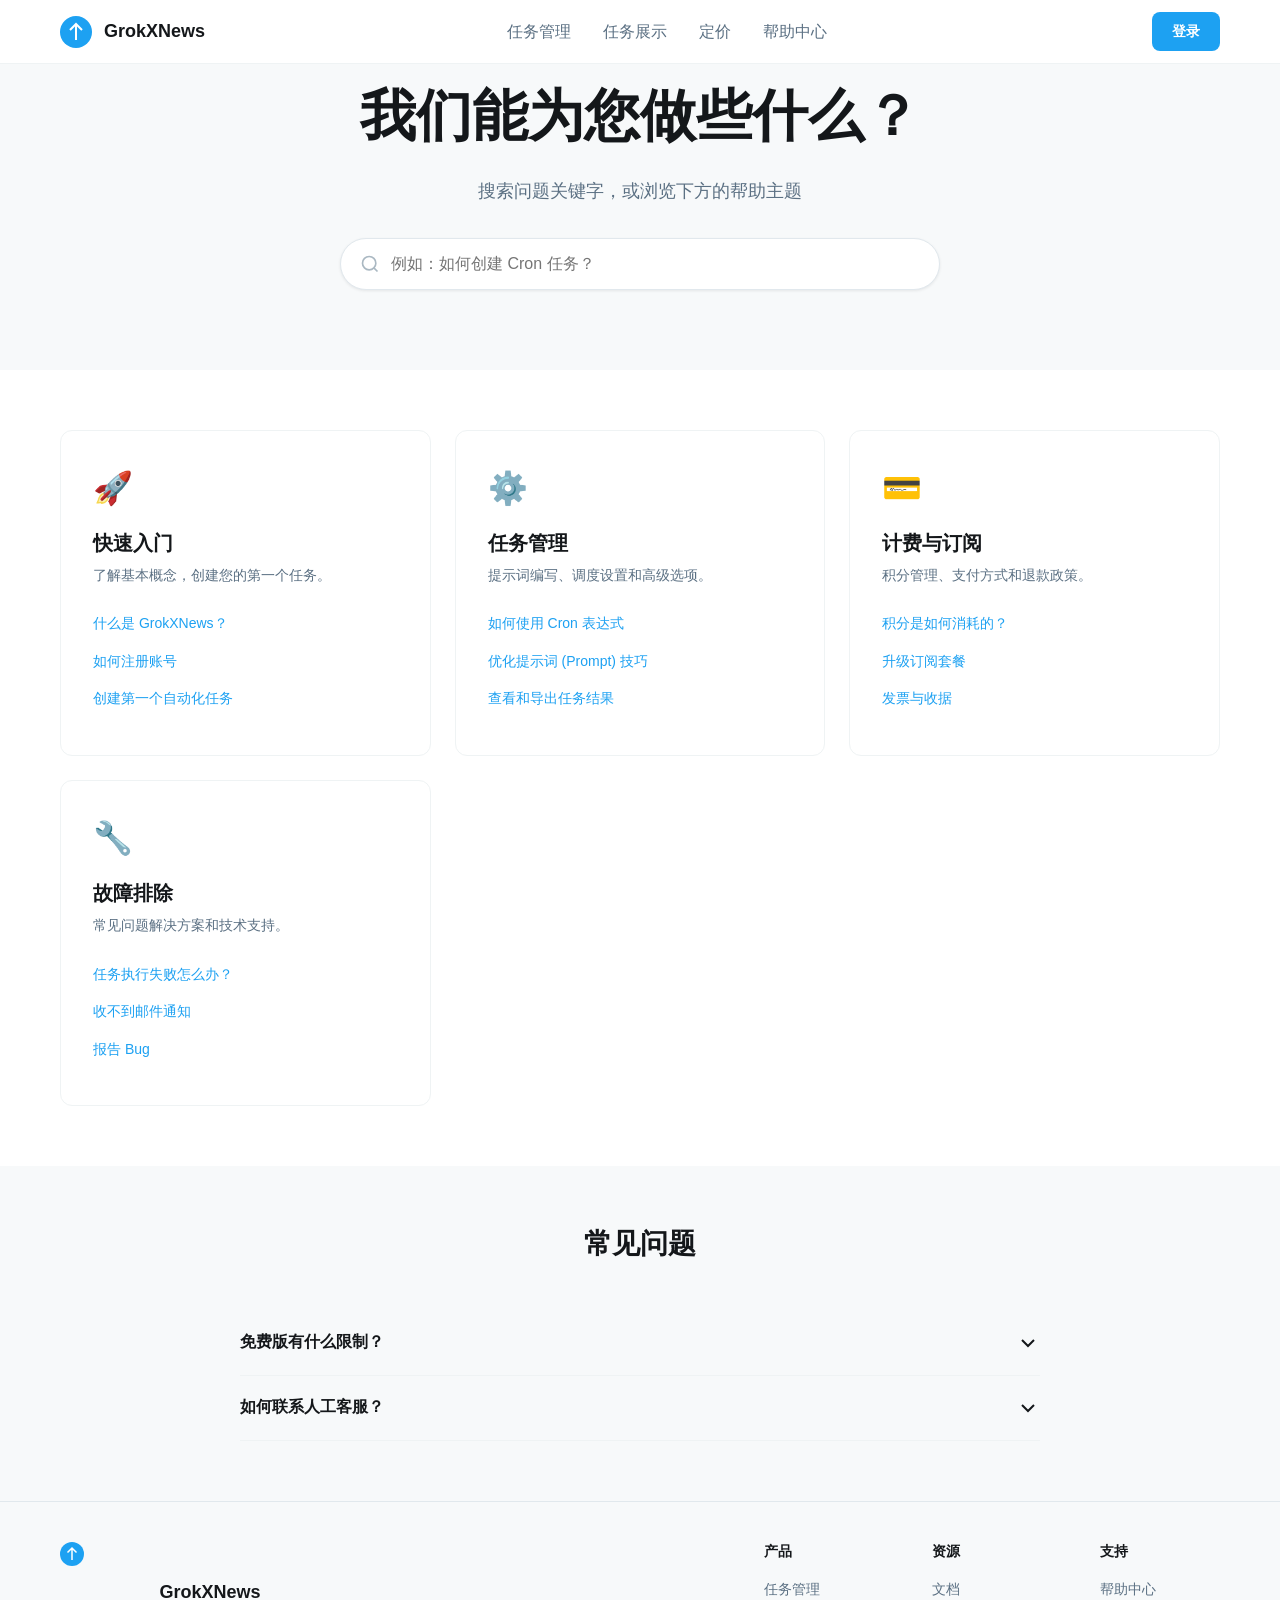
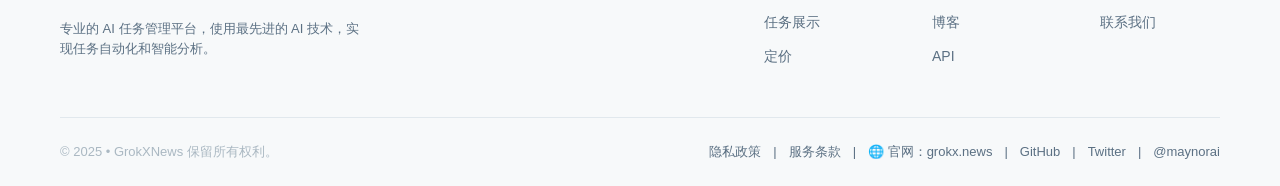
<file: zh/help.html>
<!DOCTYPE html>
<html lang="zh">
<head>
    <meta charset="UTF-8">
    <meta name="viewport" content="width=device-width, initial-scale=1.0">
    <meta name="description" content="帮助中心 - GrokXNews">
    <title>帮助中心 | GrokXNews</title>
    <link rel="icon" type="image/svg+xml" href="/favicon.svg">
    <link rel="stylesheet" href="../styles.css">
    <style>
        .help-hero {
            background-color: var(--bg-secondary);
            padding: 80px 0;
            text-align: center;
        }

        .help-search-container {
            max-width: 600px;
            margin: 32px auto 0;
            position: relative;
        }

        .help-search-input {
            width: 100%;
            padding: 16px 24px;
            padding-left: 50px;
            font-size: 16px;
            border: 1px solid var(--border-color);
            border-radius: 30px;
            box-shadow: var(--shadow-sm);
            outline: none;
            transition: border-color 0.2s, box-shadow 0.2s;
        }

        .help-search-input:focus {
            border-color: var(--primary-color);
            box-shadow: var(--shadow-md);
        }

        .search-icon {
            position: absolute;
            left: 20px;
            top: 50%;
            transform: translateY(-50%);
            color: var(--text-muted);
        }

        .help-categories {
            padding: 60px 0;
        }

        .categories-grid {
            display: grid;
            grid-template-columns: repeat(auto-fill, minmax(280px, 1fr));
            gap: 24px;
        }

        .category-card {
            padding: 32px;
            border: 1px solid var(--border-light);
            border-radius: var(--radius-lg);
            transition: all 0.2s;
            text-align: left;
            background-color: var(--bg-primary);
        }

        .category-card:hover {
            border-color: var(--primary-color);
            transform: translateY(-4px);
            box-shadow: var(--shadow-md);
        }

        .category-icon {
            font-size: 32px;
            margin-bottom: 16px;
            display: block;
        }

        .category-title {
            font-size: 20px;
            margin-bottom: 8px;
            color: var(--text-primary);
        }

        .category-desc {
            font-size: 14px;
            color: var(--text-secondary);
            margin-bottom: 24px;
        }

        .article-list {
            list-style: none;
        }

        .article-list li {
            margin-bottom: 12px;
        }

        .article-link {
            color: var(--primary-color);
            font-size: 14px;
            text-decoration: none;
        }

        .article-link:hover {
            text-decoration: underline;
        }

        .faq-section {
            padding: 60px 0;
            background-color: var(--bg-secondary);
        }
    </style>
</head>
<body>
    <!-- Header -->
    <header class="header">
        <div class="container header-container">
            <a href="/index.html" class="logo-link">
                <div class="logo">
                    <svg width="32" height="32" viewBox="0 0 32 32" fill="none">
                        <circle cx="16" cy="16" r="16" fill="#1DA1F2"/>
                        <path d="M16 8v16M10 14l6-6 6 6" stroke="white" stroke-width="2" stroke-cap="round"/>
                    </svg>
                    <span class="logo-text">GrokXNews</span>
                </div>
            </a>
            <button class="menu-btn" aria-label="菜单">
                <span></span>
                <span></span>
                <span></span>
            </button>
            <nav class="nav">
                <ul class="nav-list">
                    <li><a href="/zh/grok-tasks.html" class="nav-link">任务管理</a></li>
                    <li><a href="/zh/showcase.html" class="nav-link">任务展示</a></li>
                    <li><a href="/zh/pricing.html" class="nav-link">定价</a></li>
                    <li><a href="/zh/help.html" class="nav-link active">帮助中心</a></li>
                </ul>
            </nav>
            <div class="header-auth">
                <a href="/zh/signin.html" class="btn-login">登录</a>
            </div>
        </div>
    </header>

    <main>
        <!-- Hero Search -->
        <section class="help-hero">
            <div class="container">
                <h1 class="hero-title">我们能为您做些什么？</h1>
                <p class="hero-subtitle">搜索问题关键字，或浏览下方的帮助主题</p>

                <div class="help-search-container">
                    <svg class="search-icon" width="20" height="20" viewBox="0 0 24 24" fill="none" stroke="currentColor" stroke-width="2">
                        <circle cx="11" cy="11" r="8"></circle>
                        <line x1="21" y1="21" x2="16.65" y2="16.65"></line>
                    </svg>
                    <input type="text" class="help-search-input" placeholder="例如：如何创建 Cron 任务？">
                </div>
            </div>
        </section>

        <!-- Categories -->
        <section class="help-categories">
            <div class="container">
                <div class="categories-grid">
                    <div class="category-card">
                        <span class="category-icon">🚀</span>
                        <h3 class="category-title">快速入门</h3>
                        <p class="category-desc">了解基本概念，创建您的第一个任务。</p>
                        <ul class="article-list">
                            <li><a href="#" class="article-link">什么是 GrokXNews？</a></li>
                            <li><a href="#" class="article-link">如何注册账号</a></li>
                            <li><a href="#" class="article-link">创建第一个自动化任务</a></li>
                        </ul>
                    </div>

                    <div class="category-card">
                        <span class="category-icon">⚙️</span>
                        <h3 class="category-title">任务管理</h3>
                        <p class="category-desc">提示词编写、调度设置和高级选项。</p>
                        <ul class="article-list">
                            <li><a href="#" class="article-link">如何使用 Cron 表达式</a></li>
                            <li><a href="#" class="article-link">优化提示词 (Prompt) 技巧</a></li>
                            <li><a href="#" class="article-link">查看和导出任务结果</a></li>
                        </ul>
                    </div>

                    <div class="category-card">
                        <span class="category-icon">💳</span>
                        <h3 class="category-title">计费与订阅</h3>
                        <p class="category-desc">积分管理、支付方式和退款政策。</p>
                        <ul class="article-list">
                            <li><a href="#" class="article-link">积分是如何消耗的？</a></li>
                            <li><a href="#" class="article-link">升级订阅套餐</a></li>
                            <li><a href="#" class="article-link">发票与收据</a></li>
                        </ul>
                    </div>

                    <div class="category-card">
                        <span class="category-icon">🔧</span>
                        <h3 class="category-title">故障排除</h3>
                        <p class="category-desc">常见问题解决方案和技术支持。</p>
                        <ul class="article-list">
                            <li><a href="#" class="article-link">任务执行失败怎么办？</a></li>
                            <li><a href="#" class="article-link">收不到邮件通知</a></li>
                            <li><a href="#" class="article-link">报告 Bug</a></li>
                        </ul>
                    </div>
                </div>
            </div>
        </section>

        <!-- FAQ -->
        <section class="faq-section">
            <div class="container">
                <h2 class="section-title">常见问题</h2>
                <div class="faq-list">
                    <div class="faq-item">
                        <button class="faq-question">
                            <span>免费版有什么限制？</span>
                            <svg class="faq-chevron" width="24" height="24" viewBox="0 0 24 24" fill="none" stroke="currentColor" stroke-width="2">
                                <path d="m6 9 6 6 6-6"/>
                            </svg>
                        </button>
                        <div class="faq-answer">
                            <p>免费版用户每天可以执行 3 次任务，使用所有标准模板。如果需要更多执行次数或高级功能（如邮件推送），建议购买积分包。</p>
                        </div>
                    </div>
                    <div class="faq-item">
                        <button class="faq-question">
                            <span>如何联系人工客服？</span>
                            <svg class="faq-chevron" width="24" height="24" viewBox="0 0 24 24" fill="none" stroke="currentColor" stroke-width="2">
                                <path d="m6 9 6 6 6-6"/>
                            </svg>
                        </button>
                        <div class="faq-answer">
                            <p>您可以通过页面底部的“联系我们”链接发送邮件，或者加入我们的 Discord 社区获取实时帮助。专业版用户享有邮件优先支持服务。</p>
                        </div>
                    </div>
                </div>
            </div>
        </section>
    </main>

    <!-- Footer -->
    <footer class="footer">
        <div class="container footer-container">
            <div class="footer-content">
                <div class="footer-logo">
                    <svg width="24" height="24" viewBox="0 0 32 32" fill="none">
                        <circle cx="16" cy="16" r="16" fill="#1DA1F2"/>
                        <path d="M16 8v16M10 14l6-6 6 6" stroke="white" stroke-width="2" stroke-cap="round"/>
                    </svg>
                    <span>GrokXNews</span>
                    <p>专业的 AI 任务管理平台，使用最先进的 AI 技术，实现任务自动化和智能分析。</p>
                </div>

                <div class="footer-links">
                    <div class="footer-links-group">
                        <h4 class="footer-links-title">产品</h4>
                        <ul class="footer-links-list">
                            <li><a href="/zh/grok-tasks.html">任务管理</a></li>
                            <li><a href="/zh/showcase.html">任务展示</a></li>
                            <li><a href="/zh/pricing.html">定价</a></li>
                        </ul>
                    </div>

                    <div class="footer-links-group">
                        <h4 class="footer-links-title">资源</h4>
                        <ul class="footer-links-list">
                            <li><a href="/zh/docs.html">文档</a></li>
                            <li><a href="/zh/posts.html">博客</a></li>
                            <li><a href="/zh/api-docs.html">API</a></li>
                        </ul>
                    </div>

                    <div class="footer-links-group">
                        <h4 class="footer-links-title">支持</h4>
                        <ul class="footer-links-list">
                            <li><a href="/zh/help.html">帮助中心</a></li>
                            <li><a href="/zh/contact.html">联系我们</a></li>
                        </ul>
                    </div>
                </div>
            </div>

            <div class="footer-bottom">
                <p>© 2025 • GrokXNews 保留所有权利。</p>
                <div class="footer-bottom-links">
                    <a href="https://grokx.news/privacy-policy">隐私政策</a>
                    <span>|</span>
                    <a href="https://grokx.news/terms-of-service">服务条款</a>
                    <span>|</span>
                    <a href="https://grokx.news/">🌐 官网：grokx.news</a>
                    <span>|</span>
                    <a href="https://github.com/xianyu110/grok-task" target="_blank">GitHub</a>
                    <span>|</span>
                    <a href="https://x.com/Nikitka_aktikiN" target="_blank">Twitter</a>
                    <span>|</span>
                    <a href="https://link3.cc/maynorai" target="_blank">@maynorai</a>
                </div>
            </div>
        </div>
    </footer>

    <script src="../script.js"></script>
</body>
</html>
</file>
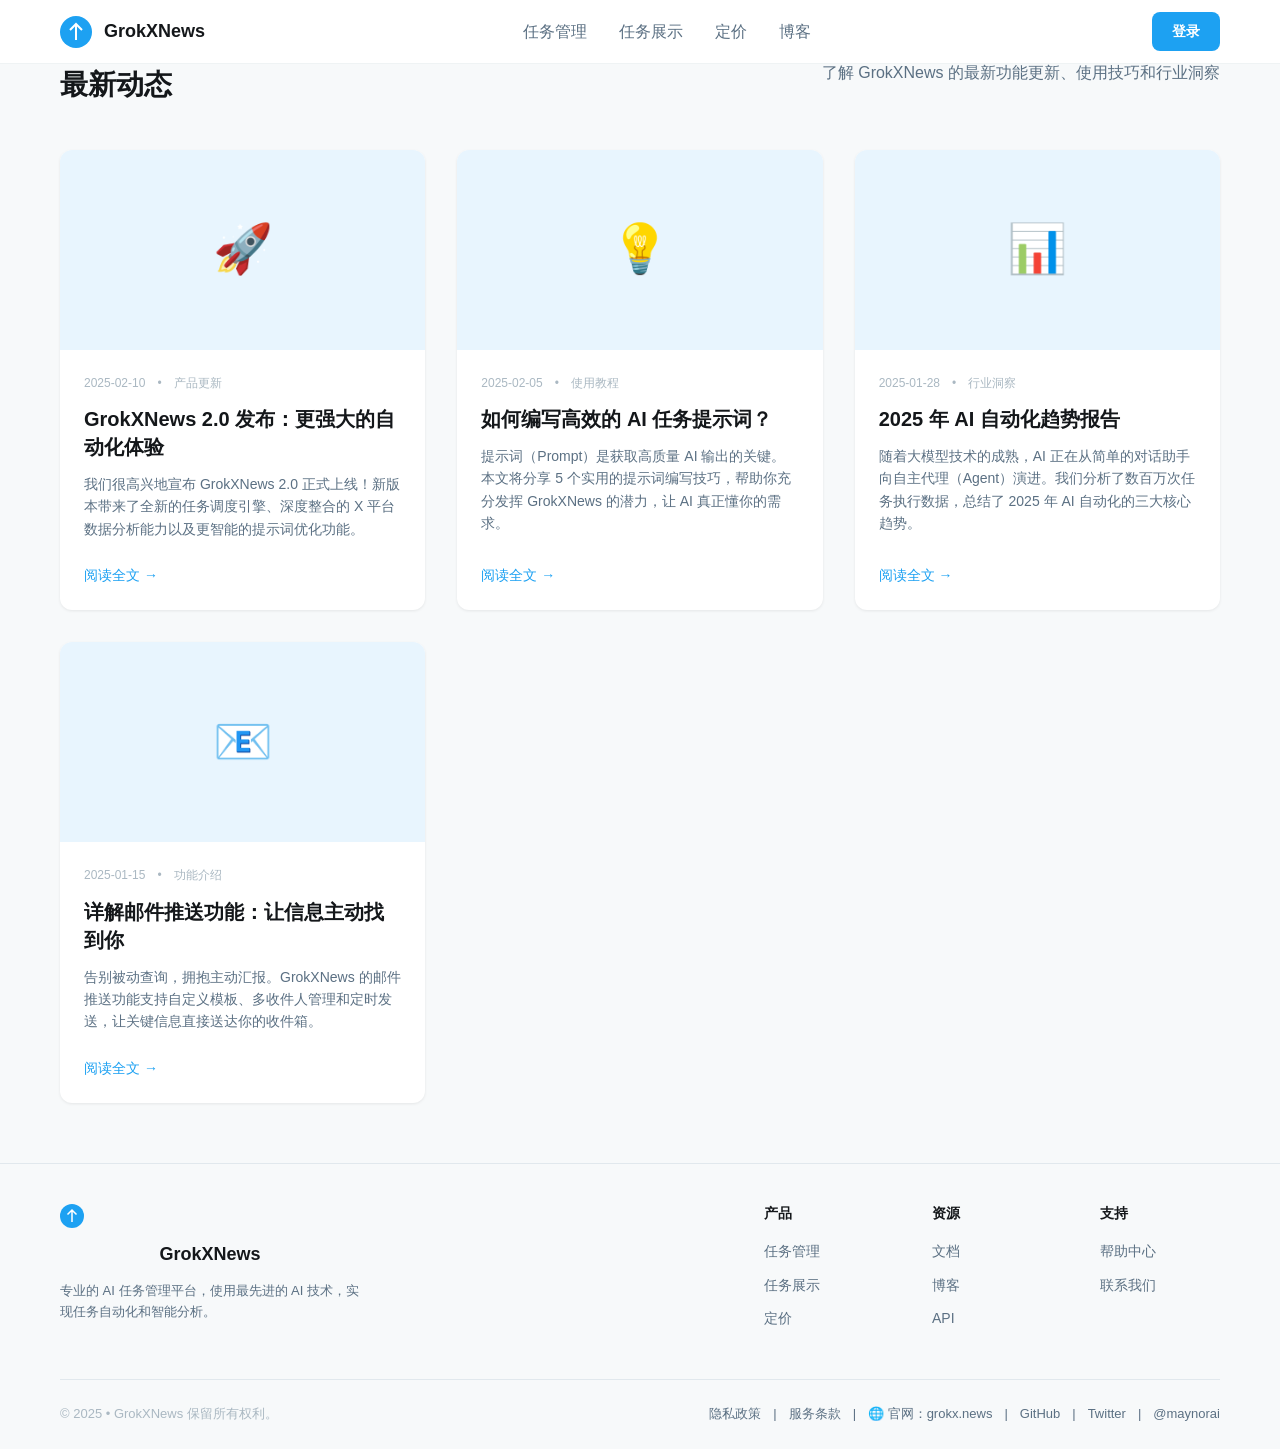
<file: zh/posts.html>
<!DOCTYPE html>
<html lang="zh">
<head>
    <meta charset="UTF-8">
    <meta name="viewport" content="width=device-width, initial-scale=1.0">
    <meta name="description" content="博客 - GrokXNews">
    <title>博客 | GrokXNews</title>
    <link rel="icon" type="image/svg+xml" href="/favicon.svg">
    <link rel="stylesheet" href="../styles.css">
    <style>
        .posts-section {
            padding: 60px 0;
            background-color: var(--bg-secondary);
            min-height: 80vh;
        }

        .posts-grid {
            display: grid;
            grid-template-columns: repeat(auto-fill, minmax(350px, 1fr));
            gap: 32px;
            margin-top: 40px;
        }

        .post-card {
            background-color: var(--bg-primary);
            border-radius: var(--radius-lg);
            overflow: hidden;
            box-shadow: var(--shadow-sm);
            transition: transform 0.2s, box-shadow 0.2s;
            display: flex;
            flex-direction: column;
            height: 100%;
        }

        .post-card:hover {
            transform: translateY(-4px);
            box-shadow: var(--shadow-md);
        }

        .post-image {
            height: 200px;
            background-color: var(--primary-light);
            display: flex;
            align-items: center;
            justify-content: center;
            color: var(--primary-color);
            font-size: 48px;
        }

        .post-content {
            padding: 24px;
            flex: 1;
            display: flex;
            flex-direction: column;
        }

        .post-meta {
            font-size: 12px;
            color: var(--text-muted);
            margin-bottom: 12px;
            display: flex;
            gap: 12px;
        }

        .post-title {
            font-size: 20px;
            margin-bottom: 12px;
            color: var(--text-primary);
            line-height: 1.4;
        }

        .post-excerpt {
            font-size: 14px;
            color: var(--text-secondary);
            margin-bottom: 24px;
            line-height: 1.6;
            flex: 1;
        }

        .post-footer {
            margin-top: auto;
            display: flex;
            justify-content: space-between;
            align-items: center;
        }

        .read-more {
            color: var(--primary-color);
            font-weight: 500;
            font-size: 14px;
            display: flex;
            align-items: center;
            gap: 4px;
        }

        .read-more:hover {
            text-decoration: underline;
        }

        @media (max-width: 768px) {
            .posts-grid {
                grid-template-columns: 1fr;
            }
        }
    </style>
</head>
<body>
    <!-- Header -->
    <header class="header">
        <div class="container header-container">
            <a href="/index.html" class="logo-link">
                <div class="logo">
                    <svg width="32" height="32" viewBox="0 0 32 32" fill="none">
                        <circle cx="16" cy="16" r="16" fill="#1DA1F2"/>
                        <path d="M16 8v16M10 14l6-6 6 6" stroke="white" stroke-width="2" stroke-cap="round"/>
                    </svg>
                    <span class="logo-text">GrokXNews</span>
                </div>
            </a>
            <button class="menu-btn" aria-label="菜单">
                <span></span>
                <span></span>
                <span></span>
            </button>
            <!-- Navigation -->
            <nav class="nav">
                <ul class="nav-list">
                    <li><a href="/zh/grok-tasks.html" class="nav-link">任务管理</a></li>
                    <li><a href="/zh/showcase.html" class="nav-link">任务展示</a></li>
                    <li><a href="/zh/pricing.html" class="nav-link">定价</a></li>
                    <li><a href="/zh/posts.html" class="nav-link active">博客</a></li>
                </ul>
            </nav>
            <div class="header-auth">
                <a href="/zh/signin.html" class="btn-login">登录</a>
            </div>
        </div>
    </header>

    <main>
        <section class="posts-section">
            <div class="container">
                <div class="page-header">
                    <h1 class="page-title">最新动态</h1>
                    <p class="section-desc">了解 GrokXNews 的最新功能更新、使用技巧和行业洞察</p>
                </div>

                <div class="posts-grid">
                    <!-- Post 1 -->
                    <article class="post-card">
                        <div class="post-image">🚀</div>
                        <div class="post-content">
                            <div class="post-meta">
                                <span>2025-02-10</span>
                                <span>•</span>
                                <span>产品更新</span>
                            </div>
                            <h2 class="post-title">GrokXNews 2.0 发布：更强大的自动化体验</h2>
                            <p class="post-excerpt">我们很高兴地宣布 GrokXNews 2.0 正式上线！新版本带来了全新的任务调度引擎、深度整合的 X 平台数据分析能力以及更智能的提示词优化功能。</p>
                            <div class="post-footer">
                                <a href="#" class="read-more">阅读全文 →</a>
                            </div>
                        </div>
                    </article>

                    <!-- Post 2 -->
                    <article class="post-card">
                        <div class="post-image">💡</div>
                        <div class="post-content">
                            <div class="post-meta">
                                <span>2025-02-05</span>
                                <span>•</span>
                                <span>使用教程</span>
                            </div>
                            <h2 class="post-title">如何编写高效的 AI 任务提示词？</h2>
                            <p class="post-excerpt">提示词（Prompt）是获取高质量 AI 输出的关键。本文将分享 5 个实用的提示词编写技巧，帮助你充分发挥 GrokXNews 的潜力，让 AI 真正懂你的需求。</p>
                            <div class="post-footer">
                                <a href="#" class="read-more">阅读全文 →</a>
                            </div>
                        </div>
                    </article>

                    <!-- Post 3 -->
                    <article class="post-card">
                        <div class="post-image">📊</div>
                        <div class="post-content">
                            <div class="post-meta">
                                <span>2025-01-28</span>
                                <span>•</span>
                                <span>行业洞察</span>
                            </div>
                            <h2 class="post-title">2025 年 AI 自动化趋势报告</h2>
                            <p class="post-excerpt">随着大模型技术的成熟，AI 正在从简单的对话助手向自主代理（Agent）演进。我们分析了数百万次任务执行数据，总结了 2025 年 AI 自动化的三大核心趋势。</p>
                            <div class="post-footer">
                                <a href="#" class="read-more">阅读全文 →</a>
                            </div>
                        </div>
                    </article>

                    <!-- Post 4 -->
                    <article class="post-card">
                        <div class="post-image">📧</div>
                        <div class="post-content">
                            <div class="post-meta">
                                <span>2025-01-15</span>
                                <span>•</span>
                                <span>功能介绍</span>
                            </div>
                            <h2 class="post-title">详解邮件推送功能：让信息主动找到你</h2>
                            <p class="post-excerpt">告别被动查询，拥抱主动汇报。GrokXNews 的邮件推送功能支持自定义模板、多收件人管理和定时发送，让关键信息直接送达你的收件箱。</p>
                            <div class="post-footer">
                                <a href="#" class="read-more">阅读全文 →</a>
                            </div>
                        </div>
                    </article>
                </div>
            </div>
        </section>
    </main>

    <!-- Footer -->
    <footer class="footer">
        <div class="container footer-container">
            <div class="footer-content">
                <div class="footer-logo">
                    <svg width="24" height="24" viewBox="0 0 32 32" fill="none">
                        <circle cx="16" cy="16" r="16" fill="#1DA1F2"/>
                        <path d="M16 8v16M10 14l6-6 6 6" stroke="white" stroke-width="2" stroke-cap="round"/>
                    </svg>
                    <span>GrokXNews</span>
                    <p>专业的 AI 任务管理平台，使用最先进的 AI 技术，实现任务自动化和智能分析。</p>
                </div>

                <div class="footer-links">
                    <div class="footer-links-group">
                        <h4 class="footer-links-title">产品</h4>
                        <ul class="footer-links-list">
                            <li><a href="/zh/grok-tasks.html">任务管理</a></li>
                            <li><a href="/zh/showcase.html">任务展示</a></li>
                            <li><a href="/zh/pricing.html">定价</a></li>
                        </ul>
                    </div>

                    <div class="footer-links-group">
                        <h4 class="footer-links-title">资源</h4>
                        <ul class="footer-links-list">
                            <li><a href="/zh/docs.html">文档</a></li>
                            <li><a href="/zh/posts.html">博客</a></li>
                            <li><a href="/zh/api-docs.html">API</a></li>
                        </ul>
                    </div>

                    <div class="footer-links-group">
                        <h4 class="footer-links-title">支持</h4>
                        <ul class="footer-links-list">
                            <li><a href="/zh/help.html">帮助中心</a></li>
                            <li><a href="/zh/contact.html">联系我们</a></li>
                        </ul>
                    </div>
                </div>
            </div>

            <div class="footer-bottom">
                <p>© 2025 • GrokXNews 保留所有权利。</p>
                <div class="footer-bottom-links">
                    <a href="https://grokx.news/privacy-policy">隐私政策</a>
                    <span>|</span>
                    <a href="https://grokx.news/terms-of-service">服务条款</a>
                    <span>|</span>
                    <a href="https://grokx.news/">🌐 官网：grokx.news</a>
                    <span>|</span>
                    <a href="https://github.com/xianyu110/grok-task" target="_blank">GitHub</a>
                    <span>|</span>
                    <a href="https://x.com/Nikitka_aktikiN" target="_blank">Twitter</a>
                    <span>|</span>
                    <a href="https://link3.cc/maynorai" target="_blank">@maynorai</a>
                </div>
            </div>
        </div>
    </footer>

    <script src="../script.js"></script>
</body>
</html>
</file>
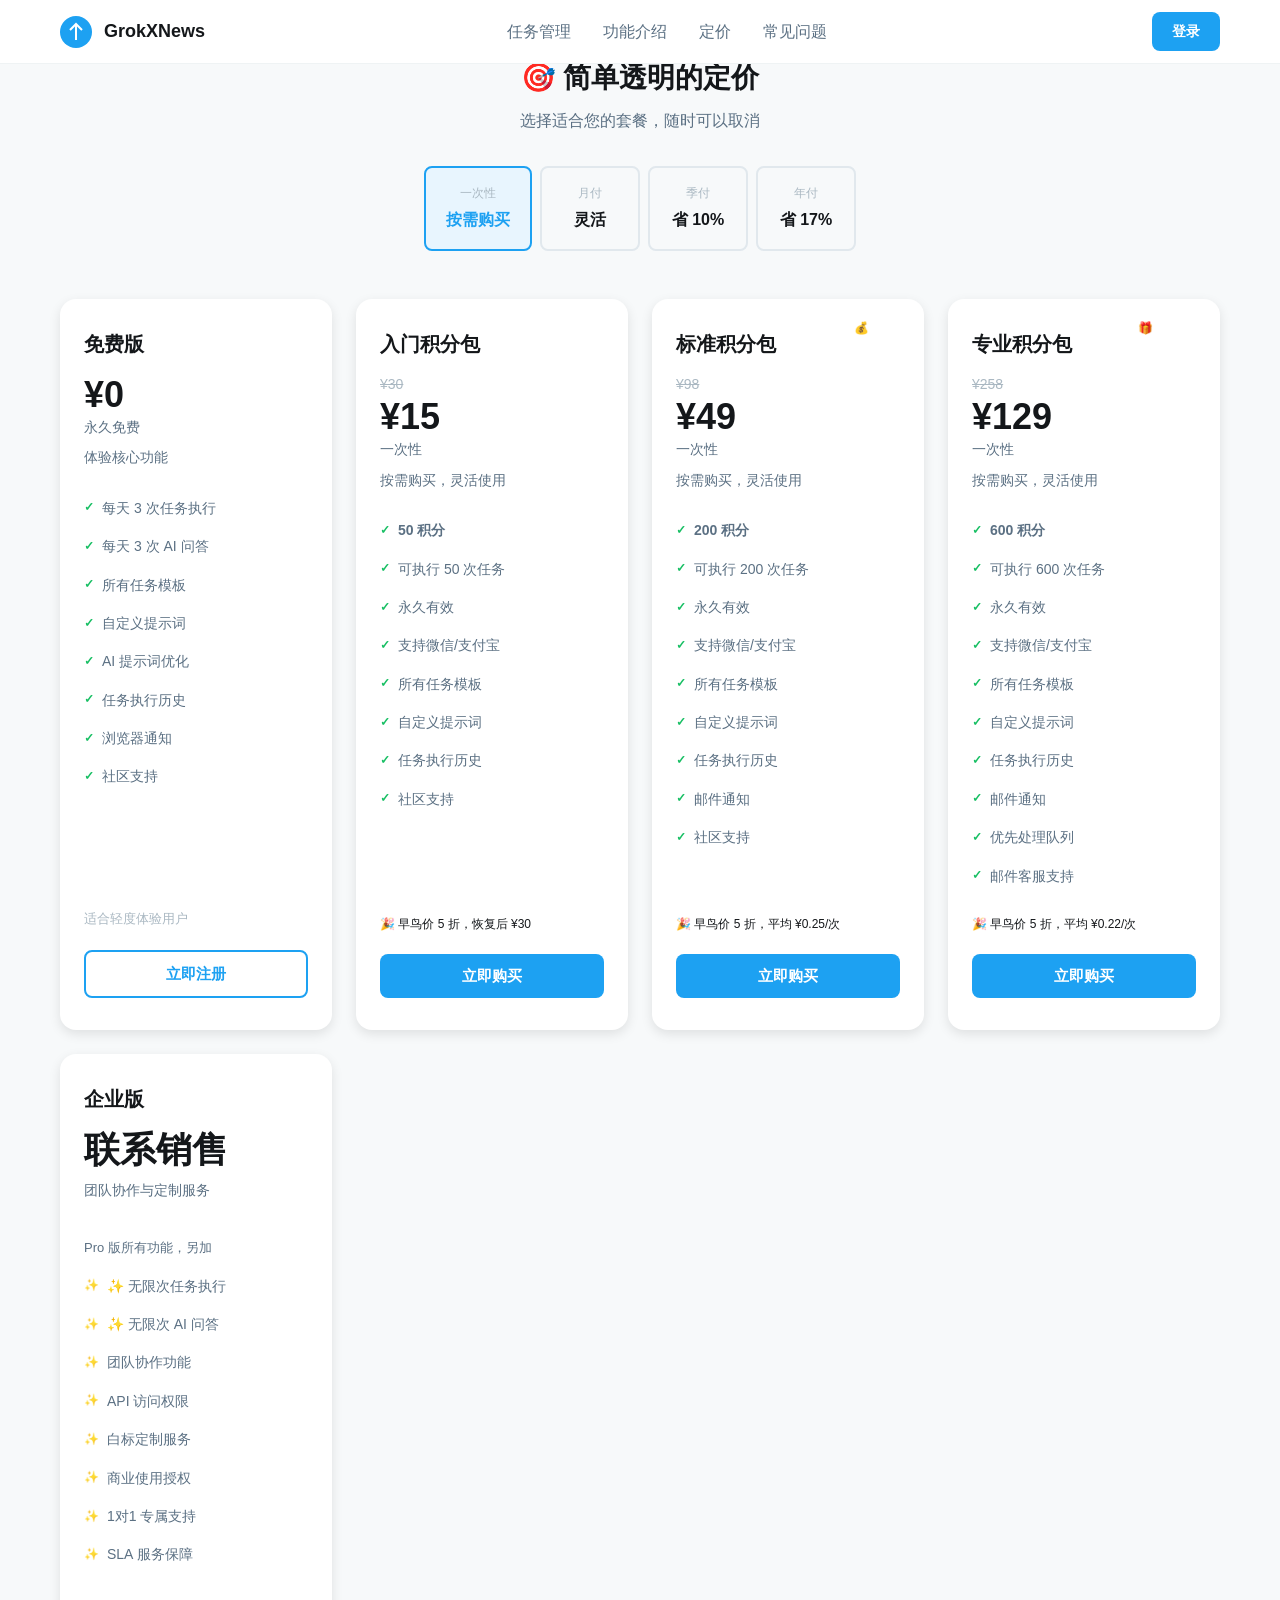
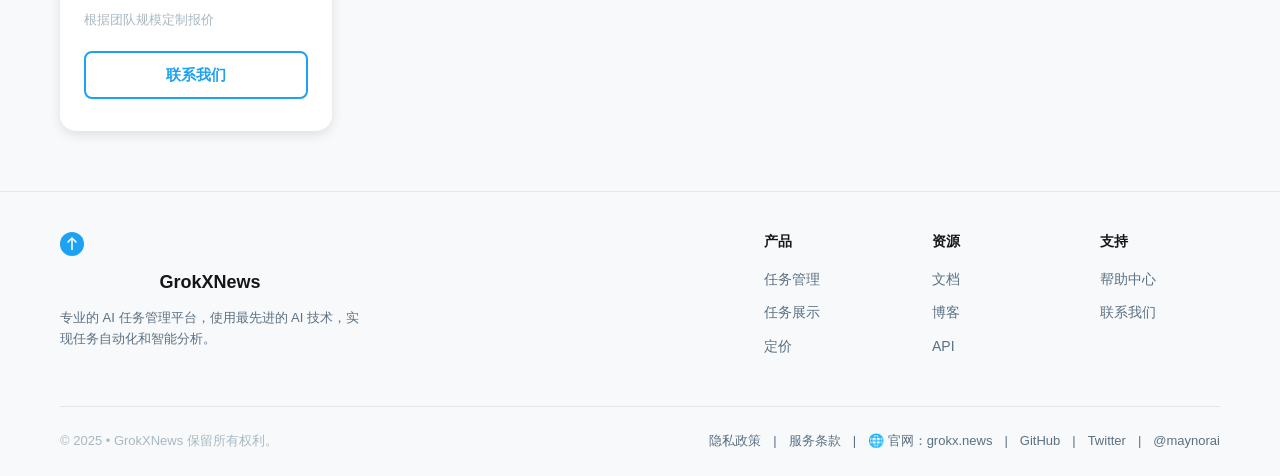
<file: zh/pricing.html>
<!DOCTYPE html>
<html lang="zh">
<head>
    <meta charset="UTF-8">
    <meta name="viewport" content="width=device-width, initial-scale=1.0">
    <meta name="description" content="定价方案 - GrokXNews">
    <title>定价方案 | GrokXNews</title>
    <link rel="icon" type="image/svg+xml" href="/favicon.svg">
    <link rel="stylesheet" href="../styles.css">
</head>
<body>
    <!-- Header -->
    <header class="header">
        <div class="container header-container">
            <a href="/index.html" class="logo-link">
                <div class="logo">
                    <svg width="32" height="32" viewBox="0 0 32 32" fill="none">
                        <circle cx="16" cy="16" r="16" fill="#1DA1F2"/>
                        <path d="M16 8v16M10 14l6-6 6 6" stroke="white" stroke-width="2" stroke-cap="round"/>
                    </svg>
                    <span class="logo-text">GrokXNews</span>
                </div>
            </a>
            <button class="menu-btn" aria-label="菜单">
                <span></span>
                <span></span>
                <span></span>
            </button>
            <!-- Navigation -->
            <nav class="nav">
                <ul class="nav-list">
                    <li><a href="/zh/grok-tasks.html" class="nav-link">任务管理</a></li>
                    <li><a href="/index.html#features" class="nav-link">功能介绍</a></li>
                    <li><a href="/index.html#pricing" class="nav-link">定价</a></li>
                    <li><a href="/index.html#faq" class="nav-link">常见问题</a></li>
                </ul>
            </nav>
            <div class="header-auth">
                <a href="/zh/signin.html" class="btn-login">登录</a>
            </div>
        </div>
    </header>

    <main>
        <!-- Pricing Section -->
        <section class="pricing-section">
            <div class="container">
                <h2 class="section-title">🎯 简单透明的定价</h2>
                <p class="section-desc">选择适合您的套餐，随时可以取消</p>

                <!-- Billing Toggle -->
                <div class="billing-toggle">
                    <label class="billing-option">
                        <input type="radio" name="billing" value="one-time" checked />
                        <span class="billing-label">
                            <span class="billing-subtitle">一次性</span>
                            <span class="billing-title">按需购买</span>
                        </span>
                    </label>
                    <label class="billing-option">
                        <input type="radio" name="billing" value="monthly" />
                        <span class="billing-label">
                            <span class="billing-subtitle">月付</span>
                            <span class="billing-title">灵活</span>
                        </span>
                    </label>
                    <label class="billing-option">
                        <input type="radio" name="billing" value="quarterly" />
                        <span class="billing-label">
                            <span class="billing-subtitle">季付</span>
                            <span class="billing-title">省 10%</span>
                        </span>
                    </label>
                    <label class="billing-option">
                        <input type="radio" name="billing" value="yearly" />
                        <span class="billing-label">
                            <span class="billing-subtitle">年付</span>
                            <span class="billing-title">省 17%</span>
                        </span>
                    </label>
                </div>

                <!-- Pricing Cards -->
                <div class="pricing-cards">
                    <!-- Free Plan -->
                    <div class="pricing-card free">
                        <h3 class="plan-name">免费版</h3>
                        <div class="plan-price">
                            <span class="price-amount">¥0</span>
                            <span class="price-period">永久免费</span>
                        </div>
                        <p class="plan-desc">体验核心功能</p>
                        <ul class="plan-features">
                            <li>每天 3 次任务执行</li>
                            <li>每天 3 次 AI 问答</li>
                            <li>所有任务模板</li>
                            <li>自定义提示词</li>
                            <li>AI 提示词优化</li>
                            <li>任务执行历史</li>
                            <li>浏览器通知</li>
                            <li>社区支持</li>
                        </ul>
                        <p class="plan-target">适合轻度体验用户</p>
                        <a href="/zh/signup.html" class="btn btn-outline">立即注册</a>
                    </div>

                    <!-- Starter Plan -->
                    <div class="pricing-card starter">
                        <h3 class="plan-name">入门积分包</h3>
                        <div class="plan-price">
                            <span class="price-original">¥30</span>
                            <span class="price-amount">¥15</span>
                            <span class="price-period">一次性</span>
                        </div>
                        <p class="plan-desc">按需购买，灵活使用</p>
                        <ul class="plan-features">
                            <li><strong>50 积分</strong></li>
                            <li>可执行 50 次任务</li>
                            <li>永久有效</li>
                            <li>支持微信/支付宝</li>
                            <li>所有任务模板</li>
                            <li>自定义提示词</li>
                            <li>任务执行历史</li>
                            <li>社区支持</li>
                        </ul>
                        <p class="plan-badge">🎉 早鸟价 5 折，恢复后 ¥30</p>
                        <a href="#order-start" class="btn btn-primary">立即购买</a>
                    </div>

                    <!-- Standard Plan -->
                    <div class="pricing-card standard">
                        <div class="plan-badge-top">💰 超值</div>
                        <h3 class="plan-name">标准积分包</h3>
                        <div class="plan-price">
                            <span class="price-original">¥98</span>
                            <span class="price-amount">¥49</span>
                            <span class="price-period">一次性</span>
                        </div>
                        <p class="plan-desc">按需购买，灵活使用</p>
                        <ul class="plan-features">
                            <li><strong>200 积分</strong></li>
                            <li>可执行 200 次任务</li>
                            <li>永久有效</li>
                            <li>支持微信/支付宝</li>
                            <li>所有任务模板</li>
                            <li>自定义提示词</li>
                            <li>任务执行历史</li>
                            <li>邮件通知</li>
                            <li>社区支持</li>
                        </ul>
                        <p class="plan-badge">🎉 早鸟价 5 折，平均 ¥0.25/次</p>
                        <a href="#order-standard" class="btn btn-primary">立即购买</a>
                    </div>

                    <!-- Pro Plan -->
                    <div class="pricing-card pro">
                        <div class="plan-badge-top">🎁 最划算</div>
                        <h3 class="plan-name">专业积分包</h3>
                        <div class="plan-price">
                            <span class="price-original">¥258</span>
                            <span class="price-amount">¥129</span>
                            <span class="price-period">一次性</span>
                        </div>
                        <p class="plan-desc">按需购买，灵活使用</p>
                        <ul class="plan-features">
                            <li><strong>600 积分</strong></li>
                            <li>可执行 600 次任务</li>
                            <li>永久有效</li>
                            <li>支持微信/支付宝</li>
                            <li>所有任务模板</li>
                            <li>自定义提示词</li>
                            <li>任务执行历史</li>
                            <li>邮件通知</li>
                            <li>优先处理队列</li>
                            <li>邮件客服支持</li>
                        </ul>
                        <p class="plan-badge">🎉 早鸟价 5 折，平均 ¥0.22/次</p>
                        <a href="#order-pro" class="btn btn-primary">立即购买</a>
                    </div>

                    <!-- Enterprise Plan -->
                    <div class="pricing-card enterprise">
                        <h3 class="plan-name">企业版</h3>
                        <div class="plan-price">
                            <span class="price-amount">联系销售</span>
                        </div>
                        <p class="plan-desc">团队协作与定制服务</p>
                        <div class="plan-addon">
                            <p class="addon-title">Pro 版所有功能，另加</p>
                            <ul class="plan-features">
                                <li>✨ 无限次任务执行</li>
                                <li>✨ 无限次 AI 问答</li>
                                <li>团队协作功能</li>
                                <li>API 访问权限</li>
                                <li>白标定制服务</li>
                                <li>商业使用授权</li>
                                <li>1对1 专属支持</li>
                                <li>SLA 服务保障</li>
                            </ul>
                        </div>
                        <p class="plan-target">根据团队规模定制报价</p>
                        <a href="#contact-sales" class="btn btn-outline">联系我们</a>
                    </div>
                </div>
            </div>
        </section>
    </main>

    <!-- Footer -->
    <footer class="footer">
        <div class="container footer-container">
            <div class="footer-content">
                <div class="footer-logo">
                    <svg width="24" height="24" viewBox="0 0 32 32" fill="none">
                        <circle cx="16" cy="16" r="16" fill="#1DA1F2"/>
                        <path d="M16 8v16M10 14l6-6 6 6" stroke="white" stroke-width="2" stroke-cap="round"/>
                    </svg>
                    <span>GrokXNews</span>
                    <p>专业的 AI 任务管理平台，使用最先进的 AI 技术，实现任务自动化和智能分析。</p>
                </div>

                <div class="footer-links">
                    <div class="footer-links-group">
                        <h4 class="footer-links-title">产品</h4>
                        <ul class="footer-links-list">
                            <li><a href="/zh/grok-tasks.html">任务管理</a></li>
                            <li><a href="/zh/showcase.html">任务展示</a></li>
                            <li><a href="/zh/pricing.html">定价</a></li>
                        </ul>
                    </div>

                    <div class="footer-links-group">
                        <h4 class="footer-links-title">资源</h4>
                        <ul class="footer-links-list">
                            <li><a href="/zh/docs.html">文档</a></li>
                            <li><a href="/zh/posts.html">博客</a></li>
                            <li><a href="/zh/api-docs.html">API</a></li>
                        </ul>
                    </div>

                    <div class="footer-links-group">
                        <h4 class="footer-links-title">支持</h4>
                        <ul class="footer-links-list">
                            <li><a href="/zh/help.html">帮助中心</a></li>
                            <li><a href="/zh/contact.html">联系我们</a></li>
                        </ul>
                    </div>
                </div>
            </div>

            <div class="footer-bottom">
                <p>© 2025 • GrokXNews 保留所有权利。</p>
                <div class="footer-bottom-links">
                    <a href="https://grokx.news/privacy-policy">隐私政策</a>
                    <span>|</span>
                    <a href="https://grokx.news/terms-of-service">服务条款</a>
                    <span>|</span>
                    <a href="https://grokx.news/">🌐 官网：grokx.news</a>
                    <span>|</span>
                    <a href="https://github.com/xianyu110/grok-task" target="_blank">GitHub</a>
                    <span>|</span>
                    <a href="https://x.com/Nikitka_aktikiN" target="_blank">Twitter</a>
                    <span>|</span>
                    <a href="https://link3.cc/maynorai" target="_blank">@maynorai</a>
                </div>
            </div>
        </div>
    </footer>

    <script src="../script.js"></script>
</body>
</html>
</file>
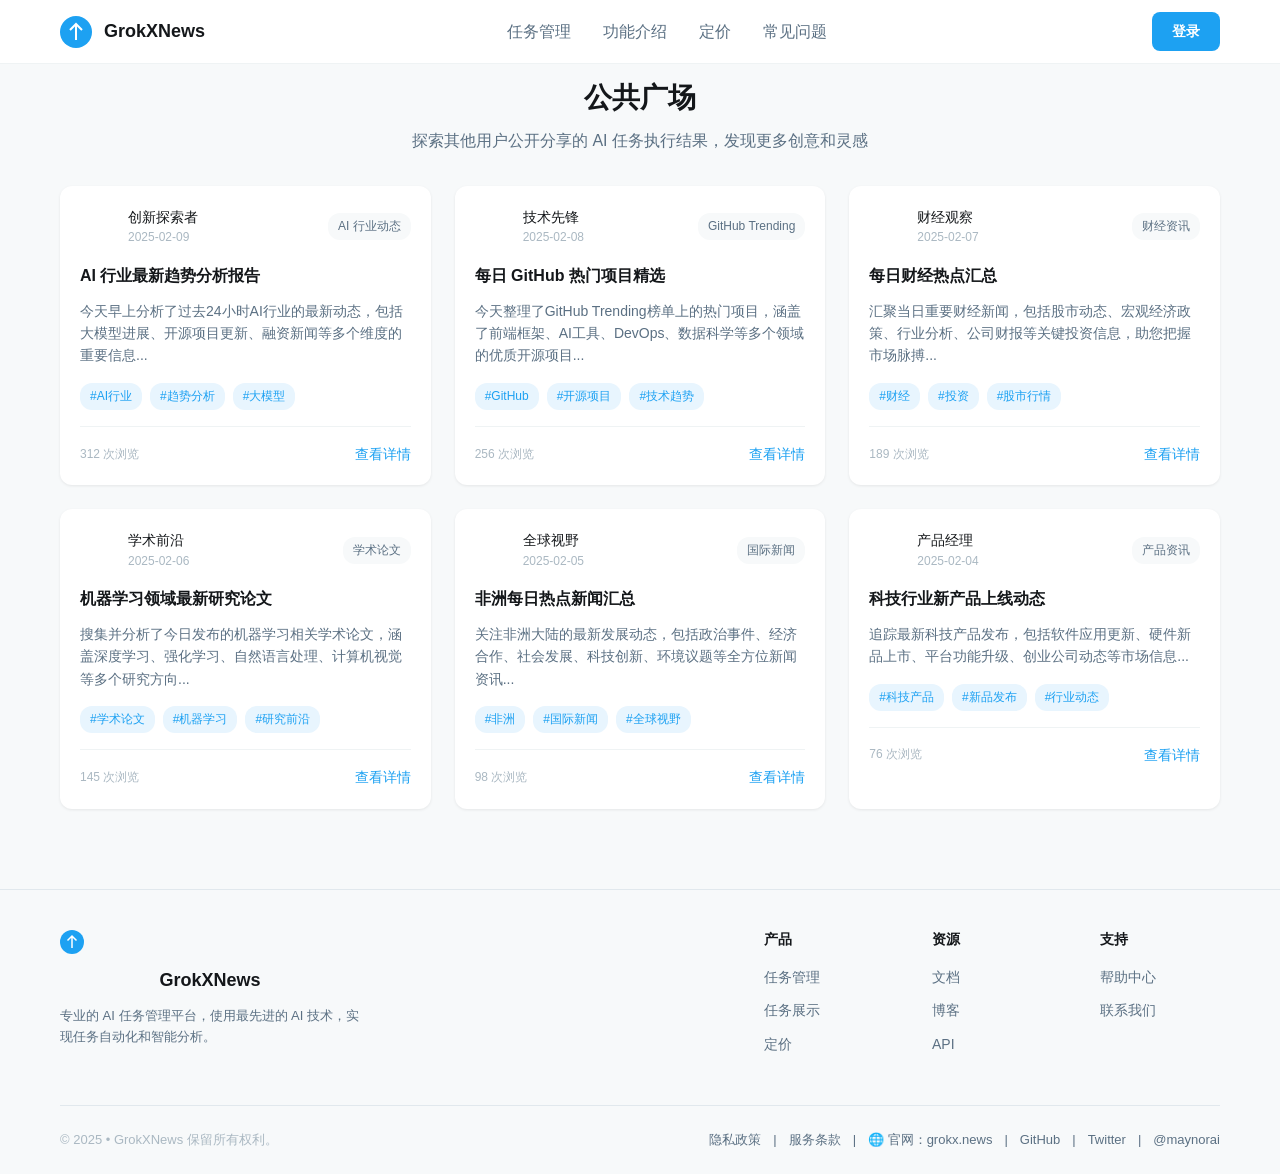
<file: zh/showcase.html>
<!DOCTYPE html>
<html lang="zh">
<head>
    <meta charset="UTF-8">
    <meta name="viewport" content="width=device-width, initial-scale=1.0">
    <meta name="description" content="任务展示 - GrokXNews">
    <title>任务展示 | GrokXNews</title>
    <link rel="icon" type="image/svg+xml" href="/favicon.svg">
    <link rel="stylesheet" href="../styles.css">
</head>
<body>
    <!-- Header -->
    <header class="header">
        <div class="container header-container">
            <a href="/index.html" class="logo-link">
                <div class="logo">
                    <svg width="32" height="32" viewBox="0 0 32 32" fill="none">
                        <circle cx="16" cy="16" r="16" fill="#1DA1F2"/>
                        <path d="M16 8v16M10 14l6-6 6 6" stroke="white" stroke-width="2" stroke-cap="round"/>
                    </svg>
                    <span class="logo-text">GrokXNews</span>
                </div>
            </a>
            <button class="menu-btn" aria-label="菜单">
                <span></span>
                <span></span>
                <span></span>
            </button>
            <!-- Navigation -->
            <nav class="nav">
                <ul class="nav-list">
                    <li><a href="/zh/grok-tasks.html" class="nav-link">任务管理</a></li>
                    <li><a href="/index.html#features" class="nav-link">功能介绍</a></li>
                    <li><a href="/index.html#pricing" class="nav-link">定价</a></li>
                    <li><a href="/index.html#faq" class="nav-link">常见问题</a></li>
                </ul>
            </nav>
            <div class="header-auth">
                <a href="/zh/signin.html" class="btn-login">登录</a>
            </div>
        </div>
    </header>

    <main>
        <!-- Showcase Section -->
        <section class="showcase-section">
            <div class="container">
                <h2 class="section-title">公共广场</h2>
                <p class="section-desc">探索其他用户公开分享的 AI 任务执行结果，发现更多创意和灵感</p>

                <!-- Loading State -->
                <div class="showcase-loading" id="showcaseLoading">
                    <div class="loading-spinner"></div>
                    <p>加载文章列表...</p>
                </div>

                <!-- Showcase Grid -->
                <div class="showcase-grid" id="showcaseGrid">
                    <!-- Example task shows (will be populated dynamically) -->

                    <!-- Showcase Card 1 -->
                    <div class="showcase-card">
                        <div class="showcase-header">
                            <div class="showcase-user">
                                <div class="user-avatar"></div>
                                <div class="user-info">
                                    <span class="user-name">创新探索者</span>
                                    <span class="task-date">2025-02-09</span>
                                </div>
                            </div>
                            <span class="task-template">AI 行业动态</span>
                        </div>
                        <h3 class="showcase-title">AI 行业最新趋势分析报告</h3>
                        <p class="showcase-preview">今天早上分析了过去24小时AI行业的最新动态，包括大模型进展、开源项目更新、融资新闻等多个维度的重要信息...</p>
                        <div class="showcase-tags">
                            <span class="tag">#AI行业</span>
                            <span class="tag">#趋势分析</span>
                            <span class="tag">#大模型</span>
                        </div>
                        <div class="showcase-footer">
                            <span class="view-count">312 次浏览</span>
                            <a href="#" class="btn-link">查看详情</a>
                        </div>
                    </div>

                    <!-- Showcase Card 2 -->
                    <div class="showcase-card">
                        <div class="showcase-header">
                            <div class="showcase-user">
                                <div class="user-avatar"></div>
                                <div class="user-info">
                                    <span class="user-name">技术先锋</span>
                                    <span class="task-date">2025-02-08</span>
                                </div>
                            </div>
                            <span class="task-template">GitHub Trending</span>
                        </div>
                        <h3 class="showcase-title">每日 GitHub 热门项目精选</h3>
                        <p class="showcase-preview">今天整理了GitHub Trending榜单上的热门项目，涵盖了前端框架、AI工具、DevOps、数据科学等多个领域的优质开源项目...</p>
                        <div class="showcase-tags">
                            <span class="tag">#GitHub</span>
                            <span class="tag">#开源项目</span>
                            <span class="tag">#技术趋势</span>
                        </div>
                        <div class="showcase-footer">
                            <span class="view-count">256 次浏览</span>
                            <a href="#" class="btn-link">查看详情</a>
                        </div>
                    </div>

                    <!-- Showcase Card 3 -->
                    <div class="showcase-card">
                        <div class="showcase-header">
                            <div class="showcase-user">
                                <div class="user-avatar"></div>
                                <div class="user-info">
                                    <span class="user-name">财经观察</span>
                                    <span class="task-date">2025-02-07</span>
                                </div>
                            </div>
                            <span class="task-template">财经资讯</span>
                        </div>
                        <h3 class="showcase-title">每日财经热点汇总</h3>
                        <p class="showcase-preview">汇聚当日重要财经新闻，包括股市动态、宏观经济政策、行业分析、公司财报等关键投资信息，助您把握市场脉搏...</p>
                        <div class="showcase-tags">
                            <span class="tag">#财经</span>
                            <span class="tag">#投资</span>
                            <span class="tag">#股市行情</span>
                        </div>
                        <div class="showcase-footer">
                            <span class="view-count">189 次浏览</span>
                            <a href="#" class="btn-link">查看详情</a>
                        </div>
                    </div>

                    <!-- Showcase Card 4 -->
                    <div class="showcase-card">
                        <div class="showcase-header">
                            <div class="showcase-user">
                                <div class="user-avatar"></div>
                                <div class="user-info">
                                    <span class="user-name">学术前沿</span>
                                    <span class="task-date">2025-02-06</span>
                                </div>
                            </div>
                            <span class="task-template">学术论文</span>
                        </div>
                        <h3 class="showcase-title">机器学习领域最新研究论文</h3>
                        <p class="showcase-preview">搜集并分析了今日发布的机器学习相关学术论文，涵盖深度学习、强化学习、自然语言处理、计算机视觉等多个研究方向...</p>
                        <div class="showcase-tags">
                            <span class="tag">#学术论文</span>
                            <span class="tag">#机器学习</span>
                            <span class="tag">#研究前沿</span>
                        </div>
                        <div class="showcase-footer">
                            <span class="view-count">145 次浏览</span>
                            <a href="#" class="btn-link">查看详情</a>
                        </div>
                    </div>

                    <!-- Showcase Card 5 -->
                    <div class="showcase-card">
                        <div class="showcase-header">
                            <div class="showcase-user">
                                <div class="user-avatar"></div>
                                <div class="user-info">
                                    <span class="user-name">全球视野</span>
                                    <span class="task-date">2025-02-05</span>
                                </div>
                            </div>
                            <span class="task-template">国际新闻</span>
                        </div>
                        <h3 class="showcase-title">非洲每日热点新闻汇总</h3>
                        <p class="showcase-preview">关注非洲大陆的最新发展动态，包括政治事件、经济合作、社会发展、科技创新、环境议题等全方位新闻资讯...</p>
                        <div class="showcase-tags">
                            <span class="tag">#非洲</span>
                            <span class="tag">#国际新闻</span>
                            <span class="tag">#全球视野</span>
                        </div>
                        <div class="showcase-footer">
                            <span class="view-count">98 次浏览</span>
                            <a href="#" class="btn-link">查看详情</a>
                        </div>
                    </div>

                    <!-- Showcase Card 6 -->
                    <div class="showcase-card">
                        <div class="showcase-header">
                            <div class="showcase-user">
                                <div class="user-avatar"></div>
                                <div class="user-info">
                                    <span class="user-name">产品经理</span>
                                    <span class="task-date">2025-02-04</span>
                                </div>
                            </div>
                            <span class="task-template">产品资讯</span>
                        </div>
                        <h3 class="showcase-title">科技行业新产品上线动态</h3>
                        <p class="showcase-preview">追踪最新科技产品发布，包括软件应用更新、硬件新品上市、平台功能升级、创业公司动态等市场信息...</p>
                        <div class="showcase-tags">
                            <span class="tag">#科技产品</span>
                            <span class="tag">#新品发布</span>
                            <span class="tag">#行业动态</span>
                        </div>
                        <div class="showcase-footer">
                            <span class="view-count">76 次浏览</span>
                            <a href="#" class="btn-link">查看详情</a>
                        </div>
                    </div>
                </div>

                <!-- Empty State (hidden by default) -->
                <div class="showcase-empty" id="showcaseEmpty" style="display: none;">
                    <div class="empty-icon">📝</div>
                    <h3>暂无公开展示</h3>
                    <p>还没有用户分享任务结果，成为第一个展示者吧！</p>
                    <a href="/zh/grok-tasks.html" class="btn btn-primary">创建任务</a>
                </div>
            </div>
        </section>
    </main>

    <!-- Footer -->
    <footer class="footer">
        <div class="container footer-container">
            <div class="footer-content">
                <div class="footer-logo">
                    <svg width="24" height="24" viewBox="0 0 32 32" fill="none">
                        <circle cx="16" cy="16" r="16" fill="#1DA1F2"/>
                        <path d="M16 8v16M10 14l6-6 6 6" stroke="white" stroke-width="2" stroke-cap="round"/>
                    </svg>
                    <span>GrokXNews</span>
                    <p>专业的 AI 任务管理平台，使用最先进的 AI 技术，实现任务自动化和智能分析。</p>
                </div>

                <div class="footer-links">
                    <div class="footer-links-group">
                        <h4 class="footer-links-title">产品</h4>
                        <ul class="footer-links-list">
                            <li><a href="/zh/grok-tasks.html">任务管理</a></li>
                            <li><a href="/zh/showcase.html">任务展示</a></li>
                            <li><a href="/index.html#pricing">定价</a></li>
                        </ul>
                    </div>

                    <div class="footer-links-group">
                        <h4 class="footer-links-title">资源</h4>
                        <ul class="footer-links-list">
                            <li><a href="/zh/docs.html">文档</a></li>
                            <li><a href="/zh/posts.html">博客</a></li>
                            <li><a href="/zh/api-docs.html">API</a></li>
                        </ul>
                    </div>

                    <div class="footer-links-group">
                        <h4 class="footer-links-title">支持</h4>
                        <ul class="footer-links-list">
                            <li><a href="/zh/help.html">帮助中心</a></li>
                            <li><a href="/zh/contact.html">联系我们</a></li>
                        </ul>
                    </div>
                </div>
            </div>

            <div class="footer-bottom">
                <p>© 2025 • GrokXNews 保留所有权利。</p>
                <div class="footer-bottom-links">
                    <a href="https://grokx.news/privacy-policy">隐私政策</a>
                    <span>|</span>
                    <a href="https://grokx.news/terms-of-service">服务条款</a>
                    <span>|</span>
                    <a href="https://grokx.news/">🌐 官网：grokx.news</a>
                    <span>|</span>
                    <a href="https://github.com/xianyu110/grok-task" target="_blank">GitHub</a>
                    <span>|</span>
                    <a href="https://x.com/Nikitka_aktikiN" target="_blank">Twitter</a>
                    <span>|</span>
                    <a href="https://link3.cc/maynorai" target="_blank">@maynorai</a>
                </div>
            </div>
        </div>
    </footer>

    <script src="../script.js"></script>
</body>
</html>
</file>
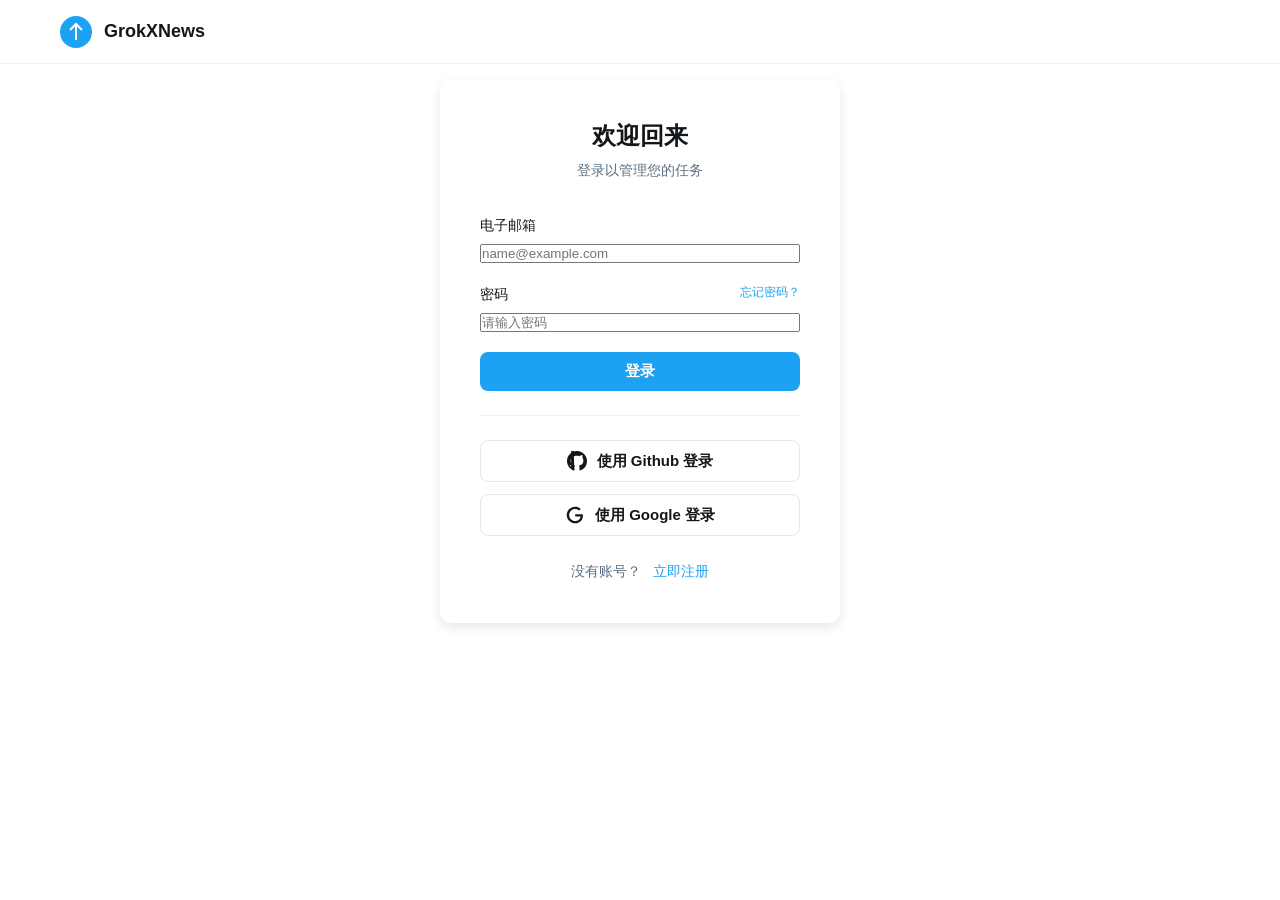
<file: zh/signin.html>
<!DOCTYPE html>
<html lang="zh">
<head>
    <meta charset="UTF-8">
    <meta name="viewport" content="width=device-width, initial-scale=1.0">
    <meta name="description" content="登录账号 - GrokXNews">
    <title>登录账号 | GrokXNews</title>
    <link rel="icon" type="image/svg+xml" href="/favicon.svg">
    <link rel="stylesheet" href="../styles.css">
    <style>
        .auth-container {
            max-width: 400px;
            margin: 80px auto;
            padding: 40px;
            background-color: var(--bg-primary);
            border-radius: var(--radius-lg);
            box-shadow: var(--shadow-md);
        }

        .auth-header {
            text-align: center;
            margin-bottom: 32px;
        }

        .auth-logo {
            display: flex;
            align-items: center;
            justify-content: center;
            gap: 12px;
            margin-bottom: 16px;
        }

        .auth-title {
            font-size: 24px;
            color: var(--text-primary);
            margin-bottom: 8px;
        }

        .auth-subtitle {
            color: var(--text-secondary);
            font-size: 14px;
        }

        .auth-form {
            display: flex;
            flex-direction: column;
            gap: 20px;
        }

        .auth-footer {
            margin-top: 24px;
            text-align: center;
            font-size: 14px;
            color: var(--text-secondary);
        }

        .auth-link {
            color: var(--primary-color);
            font-weight: 500;
            text-decoration: none;
        }

        .auth-link:hover {
            text-decoration: underline;
        }

        .social-login {
            margin-top: 24px;
            padding-top: 24px;
            border-top: 1px solid var(--border-light);
        }

        .btn-social {
            width: 100%;
            display: flex;
            align-items: center;
            justify-content: center;
            gap: 10px;
            background-color: var(--bg-primary);
            border: 1px solid var(--border-color);
            color: var(--text-primary);
            margin-bottom: 12px;
        }

        .btn-social:hover {
            background-color: var(--bg-secondary);
        }
    </style>
</head>
<body>
    <!-- Header -->
    <header class="header">
        <div class="container header-container">
            <a href="/index.html" class="logo-link">
                <div class="logo">
                    <svg width="32" height="32" viewBox="0 0 32 32" fill="none">
                        <circle cx="16" cy="16" r="16" fill="#1DA1F2"/>
                        <path d="M16 8v16M10 14l6-6 6 6" stroke="white" stroke-width="2" stroke-cap="round"/>
                    </svg>
                    <span class="logo-text">GrokXNews</span>
                </div>
            </a>
        </div>
    </header>

    <main>
        <div class="container">
            <div class="auth-container">
                <div class="auth-header">
                    <h1 class="auth-title">欢迎回来</h1>
                    <p class="auth-subtitle">登录以管理您的任务</p>
                </div>

                <form class="auth-form" id="signinForm">
                    <div class="form-group">
                        <label for="email">电子邮箱</label>
                        <input type="email" id="email" placeholder="name@example.com" required>
                    </div>

                    <div class="form-group">
                        <div style="display: flex; justify-content: space-between;">
                            <label for="password">密码</label>
                            <a href="#" class="auth-link" style="font-size: 12px;">忘记密码？</a>
                        </div>
                        <input type="password" id="password" placeholder="请输入密码" required>
                    </div>

                    <button type="submit" class="btn btn-primary btn-block">登录</button>
                </form>

                <div class="social-login">
                    <button class="btn btn-social">
                        <svg width="20" height="20" viewBox="0 0 24 24" fill="currentColor">
                            <path d="M12 0C5.37 0 0 5.37 0 12c0 5.31 3.435 9.795 8.205 11.385.6.105.825-.255.825-.57 0-.285-.015-1.23-.015-2.235-3.015.555-3.795-735-4.035-1.41-.135-.345-.72-1.41-1.23-1.695-.42-.225-1.02-.78-.015-.795.945-.015 1.62.87 1.845 1.23 1.08 1.815 2.805 1.305 3.495.99.105-.78.42-1.305.765-1.605-2.67-.3-5.46-1.335-5.46-5.925 0-1.305.465-2.385 1.23-3.225-.12-.3-.54-1.53.12-3.18 0 0 1.005-.315 3.3 1.23.96-.27 1.98-.405 3-.405s2.04.135 3 .405c2.295-1.56 3.3-1.23 3.3-1.23.66 1.65.24 2.88.12 3.18.765.84 1.23 1.905 1.23 3.225 0 4.605-2.805 5.625-5.475 5.925.435.375.81 1.095.81 2.22 0 1.605-.015 2.895-.015 3.3 0 .315.225.69.825.57A12.02 12.02 0 0024 12c0-6.63-5.37-12-12-12z"/>
                        </svg>
                        使用 Github 登录
                    </button>
                    <button class="btn btn-social">
                        <svg width="20" height="20" viewBox="0 0 24 24" fill="currentColor">
                            <path d="M21.35 11.1h-9.17v2.73h6.51c-.33 3.81-3.5 5.44-6.5 5.44C8.36 19.27 5 16.25 5 12c0-4.1 3.2-7.27 7.2-7.27 3.09 0 4.9 1.97 4.9 1.97L19 4.72S16.56 2 12.1 2C6.42 2 2.03 6.8 2.03 12c0 5.05 4.13 10 10.22 10 5.35 0 9.25-3.67 9.25-9.09 0-1.15-.15-1.81-.15-1.81z"/>
                        </svg>
                        使用 Google 登录
                    </button>
                </div>

                <div class="auth-footer">
                    没有账号？ <a href="signup.html" class="auth-link">立即注册</a>
                </div>
            </div>
        </div>
    </main>

    <script src="../script.js"></script>
    <script>
        async function hashPassword(password) {
            const encoder = new TextEncoder();
            const data = encoder.encode(password);
            const hashBuffer = await crypto.subtle.digest('SHA-256', data);
            const hashArray = Array.from(new Uint8Array(hashBuffer));
            return hashArray.map(b => b.toString(16).padStart(2, '0')).join('');
        }

        document.getElementById('signinForm').addEventListener('submit', async (e) => {
            e.preventDefault();
            const email = document.getElementById('email').value.trim();
            const password = document.getElementById('password').value;

            if (!email || !password) {
                alert('请填写邮箱和密码');
                return;
            }

            const emailRegex = /^[^\s@]+@[^\s@]+\.[^\s@]+$/;
            if (!emailRegex.test(email)) {
                alert('请输入有效的邮箱地址');
                return;
            }

            if (password.length < 8) {
                alert('密码长度至少为 8 位');
                return;
            }

            // Check if user is registered (localStorage)
            const users = JSON.parse(localStorage.getItem('grokx_users') || '{}');
            if (!users[email]) {
                alert('该邮箱尚未注册，请先注册账号');
                return;
            }

            // Hash input password and compare with stored hash
            const hashedPassword = await hashPassword(password);
            if (users[email] !== hashedPassword) {
                alert('邮箱或密码错误，请重试');
                return;
            }

            alert('登录成功！正在跳转...');
            localStorage.setItem('grokx_current_user', email);
            setTimeout(() => {
                window.location.href = '/zh/grok-tasks.html';
            }, 1000);
        });
    </script>
</body>
</html>
</file>
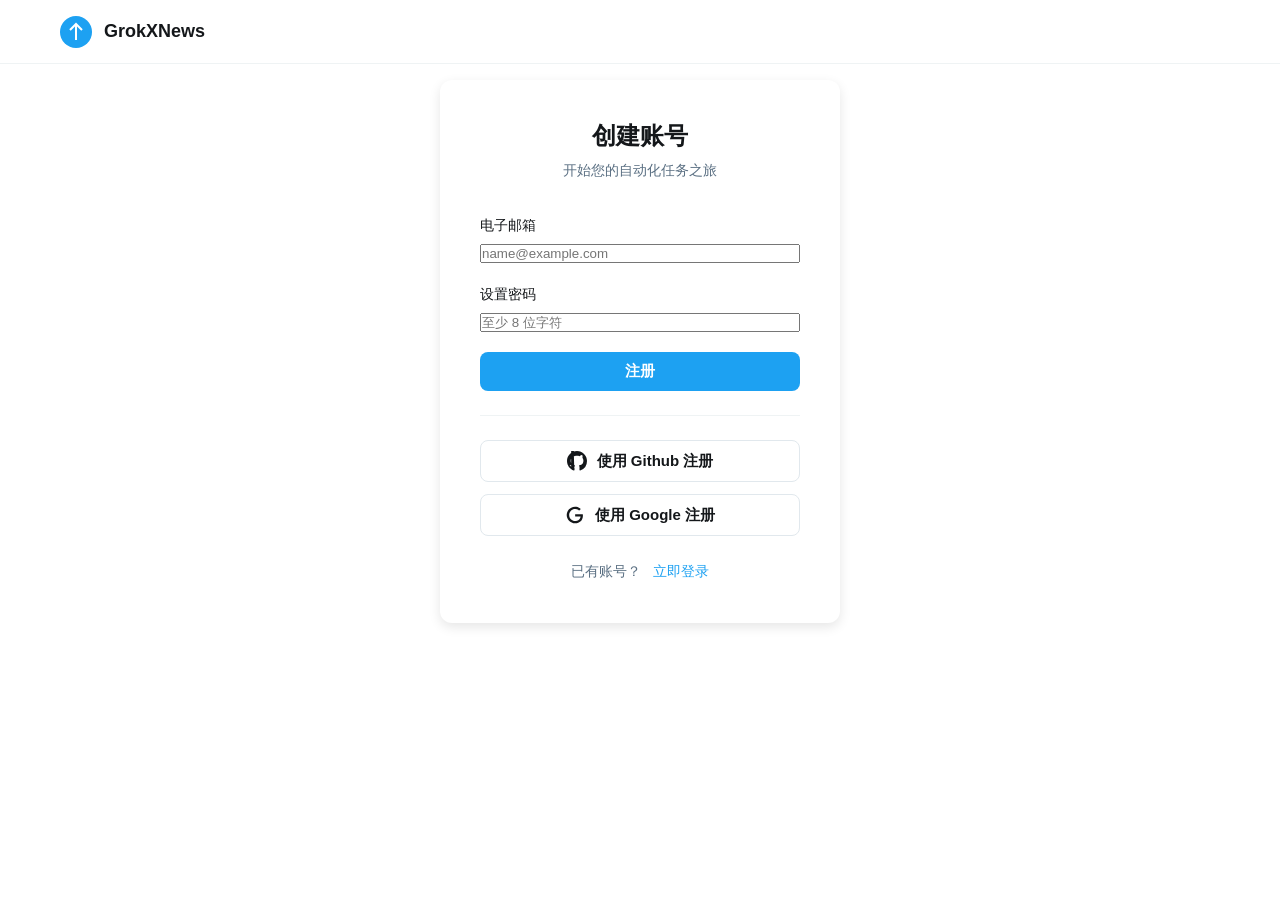
<file: zh/signup.html>
<!DOCTYPE html>
<html lang="zh">
<head>
    <meta charset="UTF-8">
    <meta name="viewport" content="width=device-width, initial-scale=1.0">
    <meta name="description" content="注册账号 - GrokXNews">
    <title>注册账号 | GrokXNews</title>
    <link rel="icon" type="image/svg+xml" href="/favicon.svg">
    <link rel="stylesheet" href="../styles.css">
    <style>
        .auth-container {
            max-width: 400px;
            margin: 80px auto;
            padding: 40px;
            background-color: var(--bg-primary);
            border-radius: var(--radius-lg);
            box-shadow: var(--shadow-md);
        }

        .auth-header {
            text-align: center;
            margin-bottom: 32px;
        }

        .auth-logo {
            display: flex;
            align-items: center;
            justify-content: center;
            gap: 12px;
            margin-bottom: 16px;
        }

        .auth-title {
            font-size: 24px;
            color: var(--text-primary);
            margin-bottom: 8px;
        }

        .auth-subtitle {
            color: var(--text-secondary);
            font-size: 14px;
        }

        .auth-form {
            display: flex;
            flex-direction: column;
            gap: 20px;
        }

        .auth-footer {
            margin-top: 24px;
            text-align: center;
            font-size: 14px;
            color: var(--text-secondary);
        }

        .auth-link {
            color: var(--primary-color);
            font-weight: 500;
            text-decoration: none;
        }

        .auth-link:hover {
            text-decoration: underline;
        }

        .social-login {
            margin-top: 24px;
            padding-top: 24px;
            border-top: 1px solid var(--border-light);
        }

        .btn-social {
            width: 100%;
            display: flex;
            align-items: center;
            justify-content: center;
            gap: 10px;
            background-color: var(--bg-primary);
            border: 1px solid var(--border-color);
            color: var(--text-primary);
            margin-bottom: 12px;
        }

        .btn-social:hover {
            background-color: var(--bg-secondary);
        }
    </style>
</head>
<body>
    <!-- Header -->
    <header class="header">
        <div class="container header-container">
            <a href="/index.html" class="logo-link">
                <div class="logo">
                    <svg width="32" height="32" viewBox="0 0 32 32" fill="none">
                        <circle cx="16" cy="16" r="16" fill="#1DA1F2"/>
                        <path d="M16 8v16M10 14l6-6 6 6" stroke="white" stroke-width="2" stroke-cap="round"/>
                    </svg>
                    <span class="logo-text">GrokXNews</span>
                </div>
            </a>
        </div>
    </header>

    <main>
        <div class="container">
            <div class="auth-container">
                <div class="auth-header">
                    <h1 class="auth-title">创建账号</h1>
                    <p class="auth-subtitle">开始您的自动化任务之旅</p>
                </div>

                <form class="auth-form" id="signupForm">
                    <div class="form-group">
                        <label for="email">电子邮箱</label>
                        <input type="email" id="email" placeholder="name@example.com" required>
                    </div>

                    <div class="form-group">
                        <label for="password">设置密码</label>
                        <input type="password" id="password" placeholder="至少 8 位字符" required>
                    </div>

                    <button type="submit" class="btn btn-primary btn-block">注册</button>
                </form>

                <div class="social-login">
                    <button class="btn btn-social">
                        <svg width="20" height="20" viewBox="0 0 24 24" fill="currentColor">
                            <path d="M12 0C5.37 0 0 5.37 0 12c0 5.31 3.435 9.795 8.205 11.385.6.105.825-.255.825-.57 0-.285-.015-1.23-.015-2.235-3.015.555-3.795-735-4.035-1.41-.135-.345-.72-1.41-1.23-1.695-.42-.225-1.02-.78-.015-.795.945-.015 1.62.87 1.845 1.23 1.08 1.815 2.805 1.305 3.495.99.105-.78.42-1.305.765-1.605-2.67-.3-5.46-1.335-5.46-5.925 0-1.305.465-2.385 1.23-3.225-.12-.3-.54-1.53.12-3.18 0 0 1.005-.315 3.3 1.23.96-.27 1.98-.405 3-.405s2.04.135 3 .405c2.295-1.56 3.3-1.23 3.3-1.23.66 1.65.24 2.88.12 3.18.765.84 1.23 1.905 1.23 3.225 0 4.605-2.805 5.625-5.475 5.925.435.375.81 1.095.81 2.22 0 1.605-.015 2.895-.015 3.3 0 .315.225.69.825.57A12.02 12.02 0 0024 12c0-6.63-5.37-12-12-12z"/>
                        </svg>
                        使用 Github 注册
                    </button>
                    <button class="btn btn-social">
                        <svg width="20" height="20" viewBox="0 0 24 24" fill="currentColor">
                            <path d="M21.35 11.1h-9.17v2.73h6.51c-.33 3.81-3.5 5.44-6.5 5.44C8.36 19.27 5 16.25 5 12c0-4.1 3.2-7.27 7.2-7.27 3.09 0 4.9 1.97 4.9 1.97L19 4.72S16.56 2 12.1 2C6.42 2 2.03 6.8 2.03 12c0 5.05 4.13 10 10.22 10 5.35 0 9.25-3.67 9.25-9.09 0-1.15-.15-1.81-.15-1.81z"/>
                        </svg>
                        使用 Google 注册
                    </button>
                </div>

                <div class="auth-footer">
                    已有账号？ <a href="signin.html" class="auth-link">立即登录</a>
                </div>
            </div>
        </div>
    </main>

    <script src="../script.js"></script>
    <script>
        async function hashPassword(password) {
            const encoder = new TextEncoder();
            const data = encoder.encode(password);
            const hashBuffer = await crypto.subtle.digest('SHA-256', data);
            const hashArray = Array.from(new Uint8Array(hashBuffer));
            return hashArray.map(b => b.toString(16).padStart(2, '0')).join('');
        }

        document.getElementById('signupForm').addEventListener('submit', async (e) => {
            e.preventDefault();
            const email = document.getElementById('email').value.trim();
            const password = document.getElementById('password').value;

            if (!email || !password) {
                alert('请填写邮箱和密码');
                return;
            }

            const emailRegex = /^[^\s@]+@[^\s@]+\.[^\s@]+$/;
            if (!emailRegex.test(email)) {
                alert('请输入有效的邮箱地址');
                return;
            }

            if (password.length < 8) {
                alert('密码长度至少为 8 位字符');
                return;
            }

            // Check if already registered
            const users = JSON.parse(localStorage.getItem('grokx_users') || '{}');
            if (users[email]) {
                alert('该邮箱已注册，请直接登录');
                return;
            }

            // Hash password before storing
            const hashedPassword = await hashPassword(password);
            users[email] = hashedPassword;
            localStorage.setItem('grokx_users', JSON.stringify(users));
            localStorage.setItem('grokx_current_user', email);

            alert('注册成功！正在跳转...');
            setTimeout(() => {
                window.location.href = '/zh/grok-tasks.html';
            }, 1000);
        });
    </script>
</body>
</html>
</file>
<file: styles.css>
/* ===== CSS Variables ===== */
:root {
    --primary-color: #1DA1F2;
    --primary-dark: #0a8cd8;
    --primary-light: #e8f5fe;
    --secondary-color: #14171a;
    --text-primary: #14171a;
    --text-secondary: #5b7083;
    --text-muted: #aab8c2;
    --bg-primary: #ffffff;
    --bg-secondary: #f7f9fa;
    --bg-tertiary: #eef1f3;
    --border-color: #e1e8ed;
    --border-light: #eff3f4;
    --success-color: #17bf63;
    --warning-color: #ffad1f;
    --danger-color: #e0245e;
    --shadow-sm: 0 1px 3px rgba(0, 0, 0, 0.08);
    --shadow-md: 0 4px 12px rgba(0, 0, 0, 0.1);
    --shadow-lg: 0 8px 24px rgba(0, 0, 0, 0.12);
    --radius-sm: 4px;
    --radius-md: 8px;
    --radius-lg: 12px;
    --radius-xl: 16px;
    --font-family: -apple-system, BlinkMacSystemFont, "Segoe UI", Roboto, "Helvetica Neue", Arial, sans-serif;
    --max-width: 1200px;
    --header-height: 64px;
}

/* ===== Reset & Base ===== */
* {
    margin: 0;
    padding: 0;
    box-sizing: border-box;
}

html {
    scroll-behavior: smooth;
}

body {
    font-family: var(--font-family);
    color: var(--text-primary);
    background-color: var(--bg-primary);
    line-height: 1.6;
}

.container {
    width: 100%;
    max-width: var(--max-width);
    margin: 0 auto;
    padding: 0 20px;
}

/* ===== Typography ===== */
h1, h2, h3, h4, h5, h6 {
    font-weight: 700;
    line-height: 1.3;
}

h1 { font-size: 48px; }
h2 { font-size: 36px; }
h3 { font-size: 24px; }
h4 { font-size: 18px; }
h5 { font-size: 16px; }
h6 { font-size: 14px; }

p {
    color: var(--text-secondary);
}

a {
    color: var(--primary-color);
    text-decoration: none;
    transition: color 0.2s;
}

a:hover {
    color: var(--primary-dark);
}

/* ===== Button Styles ===== */
.btn {
    display: inline-flex;
    align-items: center;
    justify-content: center;
    padding: 10px 24px;
    font-size: 15px;
    font-weight: 600;
    border-radius: var(--radius-md);
    border: none;
    cursor: pointer;
    transition: all 0.2s;
    text-decoration: none;
}

.btn-primary {
    background-color: var(--primary-color);
    color: white;
}

.btn-primary:hover {
    background-color: var(--primary-dark);
    color: white;
}

.btn-primary:disabled {
    background-color: var(--text-muted);
    cursor: not-allowed;
}

.btn-outline {
    background-color: transparent;
    color: var(--primary-color);
    border: 2px solid var(--primary-color);
}

.btn-outline:hover {
    background-color: var(--primary-light);
    color: var(--primary-dark);
}

/* Button link styles for hero section */
.btn-primary-link,
.btn-outline-link {
    text-decoration: none;
    display: inline-block;
}

.btn-primary-link button {
    background-color: var(--primary-color);
    color: white;
    padding: 12px 28px;
    font-size: 16px;
    font-weight: 600;
    border: none;
    border-radius: var(--radius-md);
    cursor: pointer;
    transition: background-color 0.2s;
}

.btn-primary-link button:hover {
    background-color: var(--primary-dark);
}

.btn-outline-link button {
    background-color: transparent;
    color: var(--primary-color);
    padding: 12px 28px;
    font-size: 16px;
    font-weight: 600;
    border: 2px solid var(--primary-color);
    border-radius: var(--radius-md);
    cursor: pointer;
    transition: background-color 0.2s, color 0.2s;
}

.btn-outline-link button:hover {
    background-color: var(--primary-light);
    color: var(--primary-dark);
}

.btn-sm {
    padding: 6px 14px;
    font-size: 14px;
}

.btn-block {
    width: 100%;
}

.btn-execute {
    background-color: var(--success-color);
    color: white;
}

.btn-execute:hover {
    background-color: #149e52;
}

.btn-edit {
    background-color: var(--primary-color);
    color: white;
}

.btn-edit:hover {
    background-color: var(--primary-dark);
}

.btn-history {
    background-color: var(--warning-color);
    color: white;
}

.btn-history:hover {
    background-color: #e6a01c;
}

.btn-more {
    background-color: var(--bg-tertiary);
    color: var(--text-secondary);
}

.btn-more:hover {
    background-color: var(--border-color);
}

.btn-page {
    padding: 6px 16px;
    background-color: var(--bg-secondary);
    color: var(--text-secondary);
    border: 1px solid var(--border-color);
}

.btn-page:hover:not(:disabled) {
    background-color: var(--bg-tertiary);
    color: var(--text-primary);
}

.btn-page:disabled {
    opacity: 0.5;
    cursor: not-allowed;
}

/* ===== Header ===== */
.header {
    position: fixed;
    top: 0;
    left: 0;
    right: 0;
    height: var(--header-height);
    background-color: var(--bg-primary);
    border-bottom: 1px solid var(--border-light);
    z-index: 1000;
}

.header-container {
    display: flex;
    align-items: center;
    justify-content: space-between;
    height: 100%;
}

.logo-link {
    display: flex;
    align-items: center;
}

.logo {
    display: flex;
    align-items: center;
    gap: 12px;
}

.logo-text {
    font-size: 18px;
    font-weight: 700;
    color: var(--text-primary);
}

.menu-btn {
    display: none;
    flex-direction: column;
    gap: 5px;
    background: none;
    border: none;
    cursor: pointer;
    padding: 5px;
}

.menu-btn span {
    width: 20px;
    height: 2px;
    background-color: var(--text-primary);
    transition: all 0.3s;
}

.nav {
    display: flex;
}

.nav-list {
    display: flex;
    list-style: none;
    gap: 32px;
}

.nav-link {
    color: var(--text-secondary);
    font-weight: 500;
    transition: color 0.2s;
}

.nav-link:hover {
    color: var(--primary-color);
}

/* ===== Header Auth Buttons ===== */
.header-auth {
    display: flex;
    align-items: center;
    gap: 12px;
    margin-left: 24px;
}

.btn-login {
    padding: 8px 20px;
    font-size: 14px;
    font-weight: 600;
    color: white;
    background-color: var(--primary-color);
    border: none;
    border-radius: var(--radius-md);
    cursor: pointer;
    transition: background-color 0.2s;
    text-decoration: none;
}

.btn-login:hover {
    background-color: var(--primary-dark);
    color: white;
}

/* ===== Hero Section ===== */
.hero {
    padding-top: calc(var(--header-height) + 60px);
    padding-bottom: 80px;
    background: linear-gradient(180deg, var(--bg-secondary) 0%, var(--bg-primary) 100%);
}

.hero-container {
    text-align: center;
}

.hero-title {
    font-size: 56px;
    margin-bottom: 24px;
    color: var(--text-primary);
}

.hero-subtitle {
    font-size: 18px;
    color: var(--text-secondary);
    max-width: 700px;
    margin: 0 auto 32px;
}

.hero-buttons {
    display: flex;
    gap: 16px;
    justify-content: center;
    margin-bottom: 60px;
}

/* ===== Feature Cards (Hero) ===== */
.hero-features {
    display: grid;
    grid-template-columns: repeat(3, 1fr);
    gap: 24px;
    margin-bottom: 48px;
}

.feature-card {
    background-color: var(--bg-primary);
    padding: 24px;
    border-radius: var(--radius-lg);
    box-shadow: var(--shadow-sm);
    text-align: left;
}

.feature-icon {
    font-size: 32px;
    margin-bottom: 12px;
}

.feature-title {
    font-size: 18px;
    margin-bottom: 8px;
    color: var(--text-primary);
}

.feature-desc {
    color: var(--text-secondary);
    font-size: 14px;
}

/* ===== Guest Notice ===== */
.guest-notice {
    display: inline-flex;
    align-items: center;
    gap: 8px;
    padding: 12px 20px;
    background-color: var(--primary-light);
    color: var(--text-primary);
    border-radius: var(--radius-md);
    margin-bottom: 24px;
    font-size: 14px;
}

.guest-notice-text {
    color: var(--text-primary);
}

.remaining-count {
    font-weight: 700;
    font-size: 18px;
    color: var(--primary-color);
    margin: 0 4px;
}

.guest-notice-link {
    color: var(--primary-color);
    text-decoration: none;
    font-weight: 600;
    margin-left: 4px;
}

.guest-notice-link:hover {
    text-decoration: underline;
    color: var(--primary-dark);
}

/* Legacy guest notice styles - kept for compatibility */
.guest-text {
    color: white;
}

.guest-count {
    font-weight: 700;
    font-size: 18px;
}

.auth-link {
    color: white;
    text-decoration: underline;
    margin-left: 8px;
}

/* ===== Task Form Section ===== */
.task-form-section,
.task-list-section {
    background-color: var(--bg-primary);
    border-radius: var(--radius-lg);
    padding: 32px;
    box-shadow: var(--shadow-md);
    margin-bottom: 48px;
}

.section-title {
    font-size: 28px;
    margin-bottom: 12px;
    color: var(--text-primary);
}

.section-desc {
    color: var(--text-secondary);
    margin-bottom: 24px;
}

/* ===== Page Header ===== */
.page-header {
    display: flex;
    align-items: center;
    justify-content: space-between;
    margin-bottom: 24px;
    flex-wrap: wrap;
    gap: 16px;
}

.page-title {
    font-size: 28px;
    font-weight: 600;
    color: var(--text-primary);
    margin: 0;
}

.header-actions {
    display: flex;
    align-items: center;
    gap: 16px;
}

.task-count {
    font-size: 16px;
    color: var(--text-secondary);
    font-weight: 500;
}

/* ===== Form Styles ===== */
.task-form {
    display: flex;
    flex-direction: column;
    gap: 20px;
}

.form-group {
    display: flex;
    flex-direction: column;
    gap: 8px;
}

.form-group label {
    font-weight: 500;
    font-size: 14px;
    color: var(--text-primary);
}

.required {
    color: var(--danger-color);
}

.form-group input[type="text"],
.form-group select,
.form-group textarea {
    padding: 12px 16px;
    border: 1px solid var(--border-color);
    border-radius: var(--radius-md);
    font-size: 15px;
    font-family: inherit;
    transition: border-color 0.2s;
}

.form-group input[type="text"]:focus,
.form-group select:focus,
.form-group textarea:focus {
    outline: none;
    border-color: var(--primary-color);
}

.form-group input[type="text"].invalid,
.form-group textarea.invalid {
    border-color: var(--danger-color);
}

.select-wrapper {
    position: relative;
}

.select-wrapper::after {
    content: '▼';
    position: absolute;
    right: 16px;
    top: 50%;
    transform: translateY(-50%);
    font-size: 10px;
    color: var(--text-muted);
    pointer-events: none;
}

.form-group select {
    appearance: none;
    width: 100%;
    cursor: pointer;
}

.prompt-wrapper {
    position: relative;
}

.prompt-wrapper textarea {
    width: 100%;
    resize: vertical;
    min-height: 120px;
}

.btn-optimize {
    position: absolute;
    top: 8px;
    right: 8px;
    padding: 6px 12px;
    font-size: 12px;
    background-color: var(--primary-light);
    color: var(--primary-color);
    border: none;
    border-radius: var(--radius-sm);
    cursor: pointer;
}

.btn-optimize:hover:not(:disabled) {
    background-color: #d6eafa;
}

.btn-optimize:disabled {
    opacity: 0.5;
    cursor: not-allowed;
}

.form-hint {
    font-size: 12px;
    color: var(--text-muted);
    margin-top: 4px;
}

.form-actions {
    display: flex;
    justify-content: flex-end;
}

.form-bottom-actions {
    display: flex;
    gap: 12px;
    justify-content: flex-end;
    margin-top: 8px;
}

.loading-indicator {
    text-align: center;
    color: var(--text-secondary);
    font-size: 14px;
    padding: 20px;
}

/* ===== Showcase Section ===== */
.showcase-section {
    padding: 80px 0;
    background-color: var(--bg-secondary);
    text-align: center;
}

.showcase-section .section-desc {
    max-width: 600px;
    margin: 0 auto 24px;
}

/* Showcase Grid */
.showcase-grid {
    display: grid;
    grid-template-columns: repeat(auto-fill, minmax(320px, 1fr));
    gap: 24px;
    margin-top: 32px;
}

/* Showcase Loading */
.showcase-loading {
    display: flex;
    flex-direction: column;
    align-items: center;
    justify-content: center;
    padding: 60px 40px;
    color: var(--text-secondary);
}

.loading-spinner {
    width: 40px;
    height: 40px;
    border: 3px solid var(--border-color);
    border-top-color: var(--primary-color);
    border-radius: 50%;
    animation: spin 1s linear infinite;
    margin-bottom: 16px;
}

@keyframes spin {
    to { transform: rotate(360deg); }
}

.showcase-loading p {
    margin: 0;
}

/* Showcase Cards */
.showcase-card {
    background-color: var(--bg-primary);
    border-radius: var(--radius-lg);
    padding: 20px;
    box-shadow: var(--shadow-sm);
    text-align: left;
    transition: transform 0.2s, box-shadow 0.2s;
}

.showcase-card:hover {
    transform: translateY(-4px);
    box-shadow: var(--shadow-md);
}

.showcase-header {
    display: flex;
    justify-content: space-between;
    align-items: center;
    margin-bottom: 16px;
}

.showcase-user {
    display: flex;
    align-items: center;
    gap: 12px;
}

.user-avatar {
    width: 36px;
    height: 36px;
    background: linear-gradient(135deg, var(--primary-color), var(--accent-color));
    border-radius: 50%;
}

.user-info {
    display: flex;
    flex-direction: column;
}

.user-name {
    font-size: 14px;
    font-weight: 500;
    color: var(--text-primary);
}

.task-date {
    font-size: 12px;
    color: var(--text-muted);
}

.task-template {
    font-size: 12px;
    padding: 4px 10px;
    background-color: var(--bg-secondary);
    color: var(--text-secondary);
    border-radius: 12px;
}

.showcase-title {
    font-size: 16px;
    font-weight: 600;
    margin: 0 0 12px 0;
    color: var(--text-primary);
    line-height: 1.5;
}

.showcase-preview {
    font-size: 14px;
    color: var(--text-secondary);
    line-height: 1.6;
    margin: 0 0 16px 0;
    display: -webkit-box;
    -webkit-line-clamp: 3;
    -webkit-box-orient: vertical;
    overflow: hidden;
}

.showcase-tags {
    display: flex;
    flex-wrap: wrap;
    gap: 8px;
    margin: 16px 0;
}

.tag {
    font-size: 12px;
    padding: 4px 10px;
    background-color: var(--primary-light);
    color: var(--primary-color);
    border-radius: 12px;
}

.showcase-footer {
    display: flex;
    justify-content: space-between;
    align-items: center;
    padding-top: 16px;
    border-top: 1px solid var(--border-light);
    margin-top: 16px;
}

.view-count {
    font-size: 12px;
    color: var(--text-muted);
}

.btn-link {
    font-size: 14px;
    color: var(--primary-color);
    text-decoration: none;
    font-weight: 500;
    transition: opacity 0.2s;
}

.btn-link:hover {
    opacity: 0.8;
    text-decoration: underline;
}

/* Showcase Empty */
.showcase-empty {
    text-align: center;
    padding: 60px 40px;
}

.empty-icon {
    font-size: 48px;
    margin-bottom: 16px;
}

.showcase-empty h3 {
    margin: 0 0 8px 0;
    color: var(--text-primary);
}

.showcase-empty p {
    color: var(--text-secondary);
    margin: 0 0 24px 0;
}

/* ===== Task List ===== */
.task-list-header {
    display: flex;
    justify-content: space-between;
    align-items: center;
    margin-bottom: 24px;
}

.task-count {
    color: var(--text-secondary);
    font-weight: normal;
}

.task-list-info {
    display: flex;
    gap: 20px;
    font-size: 13px;
    color: var(--text-secondary);
}

/* ===== Task Filters ===== */
.task-filters {
    display: flex;
    justify-content: space-between;
    align-items: center;
    margin-bottom: 24px;
    flex-wrap: wrap;
    gap: 16px;
}

.search-box input {
    min-width: 300px;
    flex: 1;
    padding: 10px 14px;
    font-size: 14px;
}

.filter-selects {
    display: flex;
    gap: 8px;
}

.filter-selects select {
    min-width: 140px;
}

/* ===== Task Status Summary ===== */
.task-status-summary {
    display: flex;
    gap: 24px;
    margin-bottom: 16px;
    font-size: 14px;
    color: var(--text-secondary);
    padding: 12px 16px;
    background-color: var(--bg-secondary);
    border-radius: var(--radius-md);
}

.task-status-summary strong {
    color: var(--text-primary);
}

/* ===== Task List Table ===== */
.task-list-table {
    background-color: var(--bg-primary);
    border-radius: var(--radius-lg);
    overflow: hidden;
    border: 1px solid var(--border-light);
}

.task-table-header {
    display: flex;
    align-items: center;
    padding: 16px;
    background-color: var(--bg-secondary);
    border-bottom: 1px solid var(--border-light);
}

.task-checkbox {
    display: flex;
    align-items: center;
    gap: 8px;
    font-size: 14px;
    cursor: pointer;
}

.task-checkbox input[type="checkbox"] {
    width: 18px;
    height: 18px;
    cursor: pointer;
}

.task-list {
    display: flex;
    flex-direction: column;
}

.task-row {
    display: grid;
    grid-template-columns: 40px 2fr 80px 120px 360px;
    align-items: center;
    gap: 16px;
    padding: 16px;
    border-bottom: 1px solid var(--border-light);
    transition: background-color 0.2s;
}

.task-row:last-child {
    border-bottom: none;
}

.task-row:hover {
    background-color: var(--bg-secondary);
}

.task-row-checkbox input[type="checkbox"] {
    width: 18px;
    height: 18px;
    cursor: pointer;
}

.task-name {
    font-size: 14px;
    font-weight: 600;
    color: var(--text-primary);
    margin: 0 0 4px 0;
}

.task-desc {
    font-size: 12px;
    color: var(--text-secondary);
    margin: 0;
}

.task-cron {
    font-size: 12px;
    color: var(--text-muted);
    font-family: 'Courier New', monospace;
    background-color: var(--bg-secondary);
    padding: 4px 8px;
    border-radius: var(--radius-sm);
}

.task-actions {
    display: flex;
    gap: 6px;
}

.task-actions .btn {
    padding: 6px 12px;
    font-size: 12px;
    border: 1px solid var(--border-color);
    background-color: transparent;
    color: var(--text-secondary);
    border-radius: var(--radius-sm);
    cursor: pointer;
    transition: all 0.2s;
}

.task-actions .btn-execute {
    background-color: var(--primary-color);
    color: white;
    border-color: var(--primary-color);
}

.task-actions .btn-execute:hover {
    background-color: var(--primary-dark);
    border-color: var(--primary-dark);
}

.task-actions .btn:hover:not(.btn-execute) {
    background-color: var(--bg-primary);
    color: var(--text-primary);
}

.task-actions .btn-more {
    width: 32px;
    padding: 6px;
    font-size: 16px;
}

/* ===== Pagination Controls ===== */
.pagination-controls {
    display: flex;
    justify-content: space-between;
    align-items: center;
    margin-top: 20px;
    padding-top: 20px;
    border-top: 1px solid var(--border-light);
}

.items-per-page {
    display: flex;
    align-items: center;
    gap: 8px;
    font-size: 14px;
    color: var(--text-secondary);
}

.items-per-page select {
    padding: 6px 12px;
    font-size: 14px;
    border: 1px solid var(--border-color);
    background-color: var(--bg-primary);
    border-radius: var(--radius-sm);
    cursor: pointer;
}

.items-per-page strong {
    color: var(--text-primary);
}

.pagination-buttons {
    display: flex;
    align-items: center;
    gap: 12px;
}

.page-info {
    font-size: 14px;
    color: var(--text-secondary);
}

.page-info strong {
    color: var(--text-primary);
}

.page-btn {
    padding: 8px 16px;
    border: 1px solid var(--border-color);
    background-color: var(--bg-primary);
    color: var(--text-primary);
    border-radius: var(--radius-sm);
    font-size: 14px;
    cursor: pointer;
    transition: all 0.2s;
}

.page-btn:hover:not(:disabled) {
    background-color: var(--primary-color);
    color: white;
    border-color: var(--primary-color);
}

.page-btn:disabled {
    opacity: 0.4;
    cursor: not-allowed;
}

/* ===== Legacy Task Item Styles (kept for compatibility) ===== */
.task-item {
    display: flex;
    align-items: center;
    padding: 20px;
    border-bottom: 1px solid var(--border-light);
}

.task-item:last-child {
    border-bottom: none;
}

.task-checkbox {
    padding-right: 16px;
}

.task-checkbox input {
    width: 18px;
    height: 18px;
    cursor: pointer;
}

.task-info {
    flex: 1;
    padding-right: 20px;
}

.task-name {
    font-size: 16px;
    font-weight: 600;
    margin-bottom: 4px;
    color: var(--text-primary);
}

.task-desc {
    font-size: 13px;
    color: var(--text-secondary);
    margin-bottom: 8px;
}

/* ===== Legacy Pagination (kept for compatibility) ===== */
.pagination-legacy {
    display: flex;
    justify-content: space-between;
    align-items: center;
    margin-top: 20px;
    padding-top: 20px;
    border-top: 1px solid var(--border-light);
}

.pagination-info {
    font-size: 14px;
    color: var(--text-secondary);
}

.pagination-buttons {
    display: flex;
    align-items: center;
    gap: 8px;
}

.page-info {
    font-size: 14px;
    color: var(--text-secondary);
}

/* ===== Features Section ===== */
.features-section {
    padding: 80px 0;
    background-color: var(--bg-primary);
}

.features-section .container {
    text-align: center;
}

.features-grid {
    display: grid;
    grid-template-columns: repeat(3, 1fr);
    gap: 32px;
    margin-top: 48px;
}

.feature-item {
    text-align: left;
    padding: 24px;
    background-color: var(--bg-secondary);
    border-radius: var(--radius-lg);
}

.feature-large-icon {
    font-size: 40px;
    margin-bottom: 16px;
}

.feature-item-title {
    font-size: 20px;
    margin-bottom: 12px;
    color: var(--text-primary);
}

.feature-item-desc {
    color: var(--text-secondary);
    font-size: 14px;
    line-height: 1.7;
}

/* ===== Why Choose Section ===== */
.why-choose-section {
    padding: 80px 0;
    background: linear-gradient(135deg, var(--primary-color) 0%, var(--primary-dark) 100%);
    color: white;
}

.why-choose-section .section-title,
.why-choose-section .section-desc {
    color: white;
}

.why-choose-section .section-desc {
    opacity: 0.9;
}

.why-choose-grid {
    display: grid;
    grid-template-columns: repeat(3, 1fr);
    gap: 40px;
    margin-top: 48px;
}

.why-choose-item {
    text-align: center;
}

.why-title {
    font-size: 24px;
    font-weight: 700;
    margin-bottom: 8px;
}

.why-desc {
    font-size: 14px;
    opacity: 0.9;
}

/* ===== Pricing Section ===== */
.pricing-section {
    padding: 60px 0;
    background-color: var(--bg-secondary);
}

.pricing-section .container {
    text-align: center;
}

.pricing-section .section-desc {
    max-width: 600px;
    margin: 0 auto 32px;
}

/* Billing Toggle */
.billing-toggle {
    display: flex;
    justify-content: center;
    gap: 8px;
    margin: 32px 0 48px;
    flex-wrap: wrap;
}

.billing-option {
    position: relative;
}

.billing-option input[type="radio"] {
    display: none;
}

.billing-label {
    display: flex;
    flex-direction: column;
    align-items: center;
    padding: 16px 20px;
    border: 2px solid var(--border-color);
    border-radius: var(--radius-md);
    cursor: pointer;
    transition: all 0.2s;
    min-width: 100px;
}

.billing-label .billing-subtitle {
    font-size: 12px;
    color: var(--text-muted);
    margin-bottom: 4px;
}

.billing-label .billing-title {
    font-size: 16px;
    font-weight: 600;
    color: var(--text-primary);
}

.billing-option input[type="radio"]:checked + .billing-label {
    border-color: var(--primary-color);
    background-color: var(--primary-light);
}

.billing-option input[type="radio"]:checked + .billing-label .billing-title {
    color: var(--primary-color);
}

/* Pricing Cards */
.pricing-cards {
    display: grid;
    grid-template-columns: repeat(auto-fit, minmax(260px, 1fr));
    gap: 24px;
    margin-top: 0;
}

.pricing-grid {
    display: grid;
    grid-template-columns: repeat(3, 1fr);
    gap: 24px;
    margin-top: 48px;
}

.pricing-card {
    background-color: var(--bg-primary);
    border-radius: var(--radius-xl);
    padding: 32px 24px;
    box-shadow: var(--shadow-md);
    position: relative;
    transition: transform 0.2s, box-shadow 0.2s;
    text-align: left;
    display: flex;
    flex-direction: column;
}

.pricing-card:hover {
    transform: translateY(-4px);
    box-shadow: var(--shadow-lg);
}

.pricing-card.popular {
    border: 2px solid var(--primary-color);
}

.pricing-badge {
    position: absolute;
    top: -12px;
    left: 50%;
    transform: translateX(-50%);
    background-color: var(--primary-color);
    color: white;
    padding: 4px 16px;
    border-radius: 20px;
    font-size: 12px;
    font-weight: 600;
}

.plan-badge-top {
    position: absolute;
    top: 16px;
    right: 16px;
    background-color: var(--accent-color);
    color: white;
    padding: 4px 12px;
    border-radius: 20px;
    font-size: 12px;
    font-weight: 600;
}

.plan-name {
    font-size: 20px;
    font-weight: 600;
    color: var(--text-primary);
    margin: 0 0 16px 0;
}

.plan-price {
    display: flex;
    flex-direction: column;
    align-items: flex-start;
    margin-bottom: 8px;
}

.price-original {
    font-size: 14px;
    color: var(--text-muted);
    text-decoration: line-through;
    display: block;
}

.price-amount {
    font-size: 36px;
    font-weight: 700;
    color: var(--text-primary);
    line-height: 1.2;
}

.price-period {
    font-size: 14px;
    color: var(--text-secondary);
}

.plan-desc {
    font-size: 14px;
    color: var(--text-secondary);
    margin-bottom: 20px;
}

.plan-features {
    list-style: none;
    padding: 0;
    margin: 0 0 20px 0;
    flex: 1;
}

.plan-features li {
    font-size: 14px;
    color: var(--text-secondary);
    padding: 8px 0;
    display: flex;
    align-items: center;
    gap: 8px;
}

.plan-features li::before {
    content: '✓';
    color: var(--success-color);
    font-weight: bold;
    font-size: 12px;
}

.plan-target {
    font-size: 13px;
    color: var(--text-muted);
    margin-bottom: 20px;
}

.plan-badge {
    font-size: 12px;
    color: var(--accent-color);
    margin-bottom: 20px;
}

.plan-addon {
    margin: 16px 0;
}

.addon-title {
    font-size: 13px;
    color: var(--text-secondary);
    margin-bottom: 8px;
}

.plan-addon .plan-features li::before {
    content: '✨';
    color: var(--primary-color);
}

.pricing-header {
    margin-bottom: 24px;
}

.pricing-title {
    font-size: 20px;
    margin-bottom: 12px;
}

.pricing-price {
    font-size: 36px;
    font-weight: 700;
    color: var(--text-primary);
}

.pricing-period {
    color: var(--text-secondary);
    font-size: 14px;
}

.pricing-original {
    color: var(--text-muted);
    font-size: 14px;
    text-decoration: line-through;
    margin-top: 4px;
}

.pricing-features {
    margin-bottom: 24px;
}

.pricing-highlight {
    font-size: 14px;
    color: var(--text-primary);
    font-weight: 500;
}

.pricing-note {
    font-size: 12px;
    color: var(--text-muted);
    margin-bottom: 16px;
}

.feature-list {
    list-style: none;
    text-align: left;
}

.feature-item-check {
    padding: 8px 0;
    color: var(--text-secondary);
    font-size: 14px;
    position: relative;
    padding-left: 24px;
}

.feature-item-check::before {
    content: '✓';
    position: absolute;
    left: 0;
    color: var(--success-color);
    font-weight: bold;
}

/* ===== FAQ Section ===== */
.faq-section {
    padding: 80px 0;
    background-color: var(--bg-primary);
}

.faq-section .container {
    text-align: center;
}

.faq-list {
    max-width: 800px;
    margin: 48px auto 0;
    text-align: left;
}

.faq-item {
    border-bottom: 1px solid var(--border-light);
}

.faq-question {
    width: 100%;
    padding: 20px 0;
    background: none;
    border: none;
    cursor: pointer;
    font-size: 16px;
    font-weight: 500;
    color: var(--text-primary);
    text-align: left;
    display: flex;
    align-items: center;
    justify-content: space-between;
}

.faq-question span {
    font-weight: 600;
}

.faq-chevron {
    transition: transform 0.3s ease;
    flex-shrink: 0;
    margin-left: 16px;
}

.faq-item.active .faq-chevron {
    transform: rotate(180deg);
}

.faq-question:hover {
    color: var(--primary-color);
}

.faq-answer {
    max-height: 0;
    overflow: hidden;
    transition: max-height 0.3s ease-out;
}

.faq-item.active .faq-answer {
    max-height: 500px;
}

.faq-answer p {
    padding-bottom: 20px;
    color: var(--text-secondary);
    line-height: 1.7;
}

/* ===== Footer ===== */
.footer {
    background-color: var(--bg-secondary);
    padding: 40px 0 24px;
    border-top: 1px solid var(--border-color);
}

.footer-content {
    display: flex;
    justify-content: space-between;
    gap: 48px;
    margin-bottom: 40px;
}

.footer-logo {
    display: flex;
    flex-direction: column;
    gap: 12px;
    max-width: 300px;
}

.footer-logo span {
    font-size: 18px;
    font-weight: 700;
    align-self: center;
}

.footer-logo p {
    font-size: 13px;
    color: var(--text-secondary);
}

.footer-links {
    display: flex;
    gap: 48px;
}

.footer-links-group {
    min-width: 120px;
}

.footer-links-title {
    font-size: 14px;
    font-weight: 600;
    margin-bottom: 16px;
    color: var(--text-primary);
}

.footer-links-list {
    list-style: none;
}

.footer-links-list li {
    margin-bottom: 8px;
}

.footer-links-list a {
    color: var(--text-secondary);
    font-size: 14px;
}

.footer-links-list a:hover {
    color: var(--primary-color);
}

.footer-bottom {
    display: flex;
    justify-content: space-between;
    align-items: center;
    padding-top: 24px;
    border-top: 1px solid var(--border-color);
}

.footer-bottom p {
    font-size: 13px;
    color: var(--text-muted);
}

.footer-bottom-links {
    display: flex;
    align-items: center;
    gap: 12px;
    font-size: 13px;
    color: var(--text-secondary);
}

.footer-bottom-links a {
    color: var(--text-secondary);
}

.footer-product-hunt {
    margin-top: 16px;
    display: flex;
    justify-content: center;
}

.footer-product-hunt a {
    display: block;
}

.footer-product-hunt img {
    max-width: 250px;
    height: auto;
    display: block;
}

/* ===== Animations ===== */
.fade-in {
    opacity: 0;
    transform: translateY(20px);
    transition: opacity 0.6s ease-out, transform 0.6s ease-out;
}

.fade-in.visible {
    opacity: 1;
    transform: translateY(0);
}

.header {
    transition: background-color 0.3s ease, box-shadow 0.3s ease;
}

.header.scrolled {
    background-color: rgba(255, 255, 255, 0.98);
    box-shadow: var(--shadow-sm);
}

.task-checkbox input[type="checkbox"] {
    transition: all 0.2s ease;
    cursor: pointer;
}

.task-checkbox input[type="checkbox"]:checked {
    background-color: var(--primary-color);
    border-color: var(--primary-color);
}

.task-checkbox input[type="checkbox"]:checked::after {
    content: '✓';
    position: absolute;
    color: white;
    font-size: 12px;
    top: 50%;
    left: 50%;
    transform: translate(-50%, -50%);
}

.btn-execute:disabled,
.btn:not(.disabled):disabled {
    opacity: 0.5;
    cursor: not-allowed;
}

.faq-answer {
    max-height: 0;
    overflow: hidden;
    transition: max-height 0.3s ease-out;
}

.faq-item.active .faq-answer {
    max-height: 500px;
}

.faq-item.active .faq-question {
    color: var(--primary-color);
}

.menu-toggle {
    transition: all 0.3s ease;
}

.menu-toggle.active .menu-bar:nth-child(1) {
    transform: rotate(45deg) translate(5px, 5px);
}

.menu-toggle.active .menu-bar:nth-child(2) {
    opacity: 0;
}

.menu-toggle.active .menu-bar:nth-child(3) {
    transform: rotate(-45deg) translate(7px, -6px);
}

/* ===== Responsive Design ===== */
@media (max-width: 1024px) {
    :root {
        --max-width: 960px;
    }

    .hero-features,
    .features-grid {
        grid-template-columns: repeat(2, 1fr);
    }

    .pricing-grid {
        grid-template-columns: repeat(3, 1fr);
    }

    .footer-content {
        flex-direction: column;
        gap: 32px;
    }

    .footer-links {
        justify-content: center;
    }
}

@media (max-width: 768px) {
    :root {
        --max-width: 680px;
    }

    h1 { font-size: 40px; }
    h2 { font-size: 28px; }

    .menu-btn {
        display: flex;
    }

    .nav {
        position: absolute;
        top: var(--header-height);
        left: 0;
        right: 0;
        background-color: var(--bg-primary);
        border-bottom: 1px solid var(--border-color);
        padding: 16px;
        display: none;
    }

    .nav.active {
        display: block;
    }

    .header-auth {
        margin-left: 0;
    }

    .nav-list {
        flex-direction: column;
        gap: 16px;
    }

    .hero-title {
        font-size: 36px;
    }

    .hero-buttons {
        flex-direction: column;
    }

    .hero-features {
        grid-template-columns: 1fr;
    }

    .task-list-header {
        flex-direction: column;
        align-items: flex-start;
        gap: 12px;
    }

    .task-list-info {
        flex-wrap: wrap;
        gap: 12px;
    }

    .task-item {
        flex-direction: column;
        align-items: flex-start;
        gap: 16px;
    }

    .task-checkbox {
        position: absolute;
        top: 20px;
        left: 20px;
    }

    .task-info {
        padding-left: 34px;
    }

    .task-actions {
        width: 100%;
        justify-content: flex-start;
        flex-wrap: wrap;
    }

    .features-grid {
        grid-template-columns: 1fr;
    }

    .why-choose-grid {
        grid-template-columns: 1fr;
    }

    .pricing-grid {
        grid-template-columns: 1fr;
        max-width: 400px;
        margin: 48px auto 0;
    }

    .footer-bottom {
        flex-direction: column;
        gap: 16px;
        text-align: center;
    }

    .footer-bottom-links {
        flex-wrap: wrap;
        justify-content: center;
    }
}

@media (max-width: 480px) {
    :root {
        --max-width: 100%;
    }

    .container {
        padding: 0 16px;
    }

    .hero {
        padding-top: calc(var(--header-height) + 32px);
        padding-bottom: 48px;
    }

    .hero-title {
        font-size: 28px;
    }

    .hero-subtitle {
        font-size: 16px;
    }

    .task-form-section,
    .task-list-section {
        padding: 20px;
    }

    .features-section,
    .why-choose-section,
    .pricing-section,
    .faq-section {
        padding: 48px 0;
    }
}
</file>
